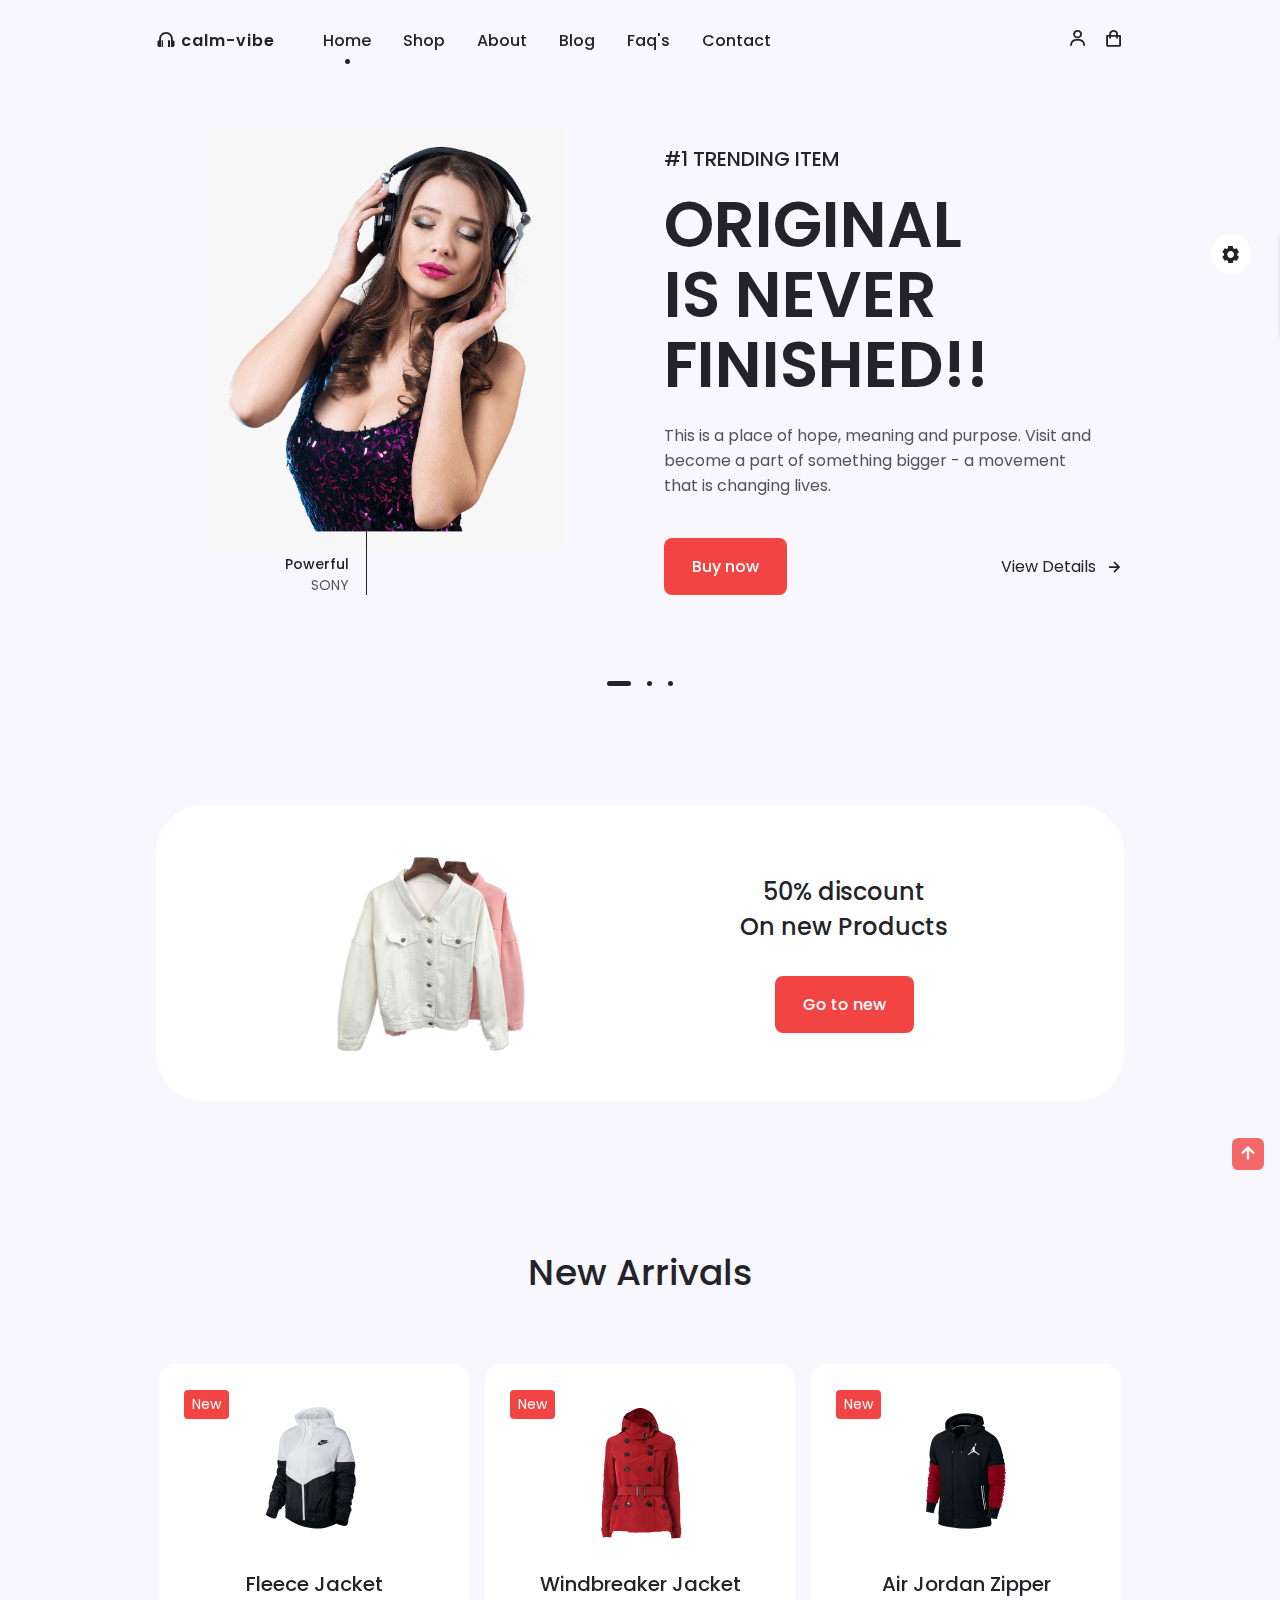
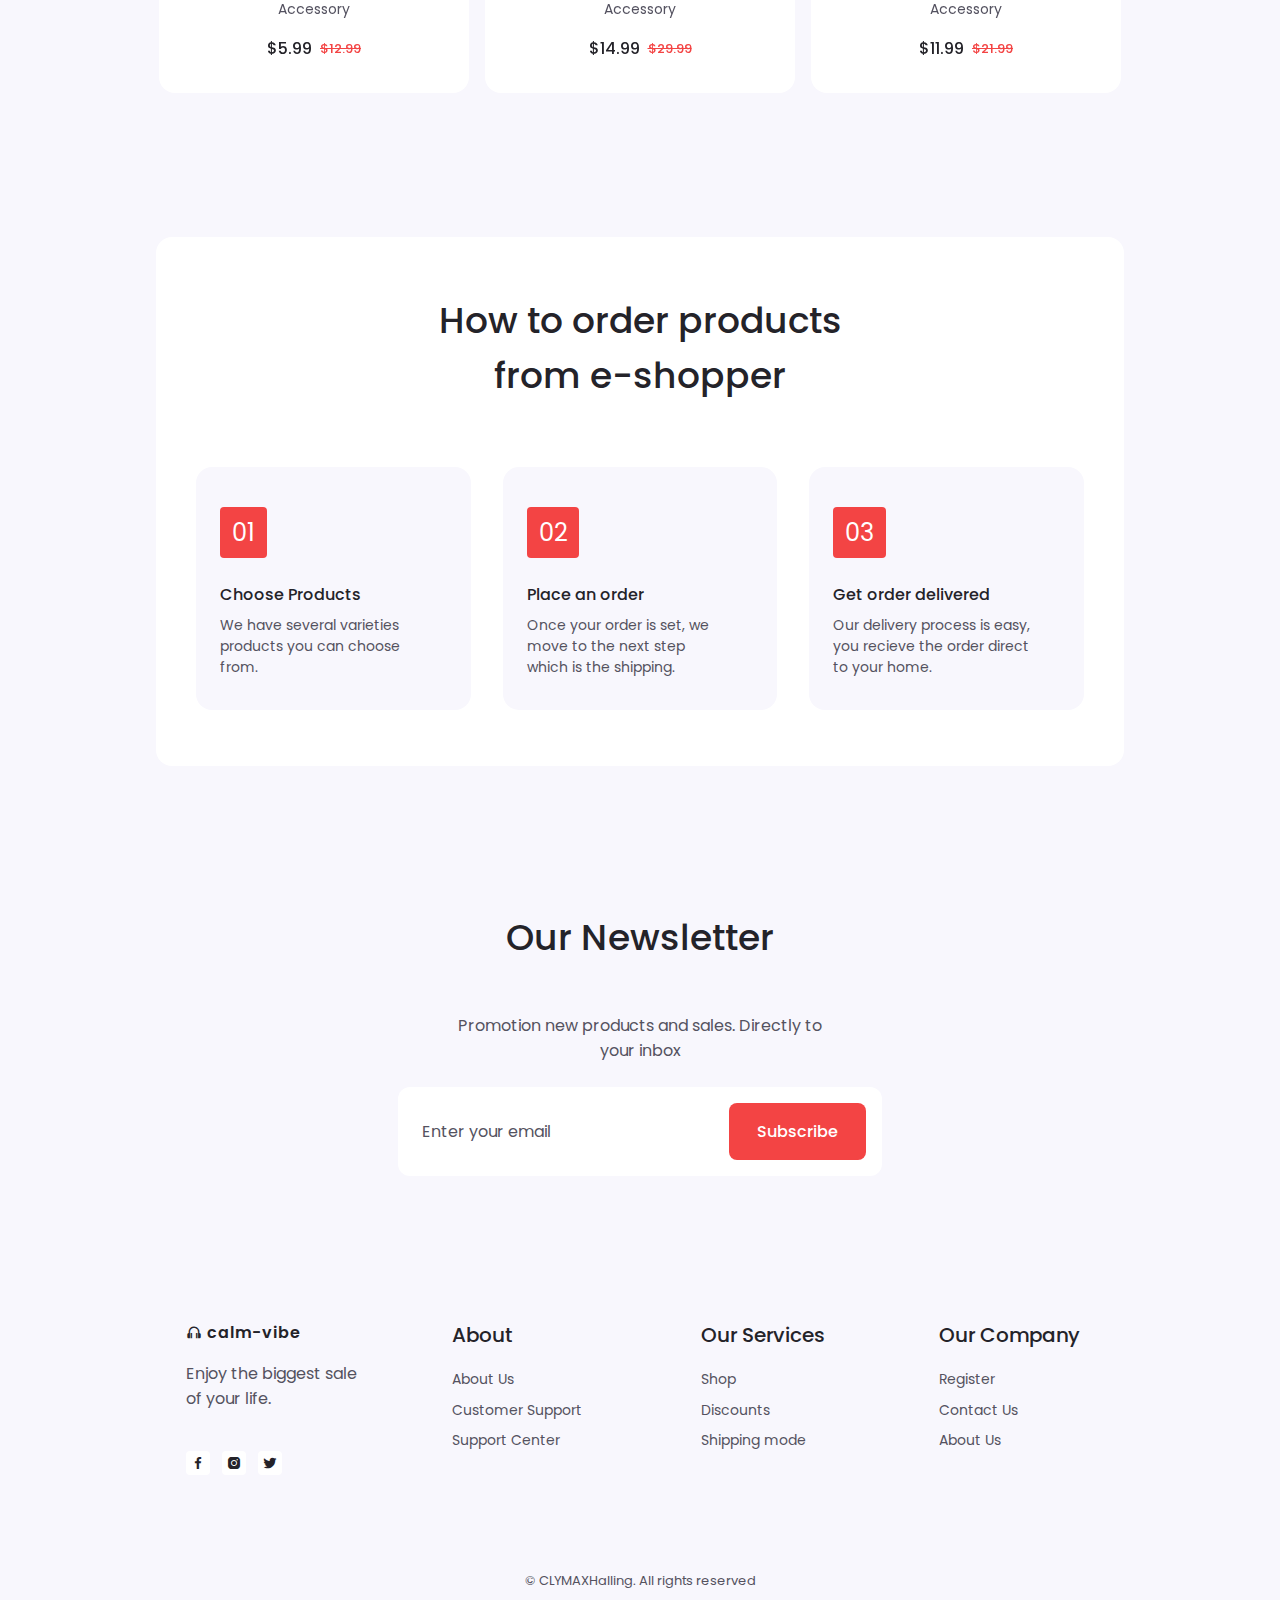
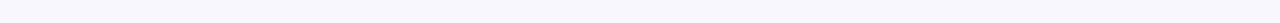
<file: index.html>
<!DOCTYPE html>
<html lang="en">
<head>
    <meta charset="UTF-8">
    <meta http-equiv="X-UA-Compatible" content="IE=edge">
    <meta name="viewport" content="width=device-width, initial-scale=1.0">

    <!-------------- BOXICONS -------------->
    <link rel="stylesheet" href="https://cdn.jsdelivr.net/npm/boxicons@latest/css/boxicons.min.css">

    <!-------------- SWIPER CSS -------------->
    <link rel="stylesheet" href="assets/css/swiper-bundle.min.css">

    <!-------------- CSS -------------->
    <link rel="stylesheet" href="assets/css/style.css">
    <link rel="stylesheet" class="js-color-style" href="assets/css/colors/color-1.css">

    <title>Home</title>
</head>
<body>
    <!------------- HEADER -------------->
    <header class="header" id="header">
        <nav class="nav container">
            <a href="index.html" class="nav__logo">
                <i class="bx bx-headphone nav__logo-icon"></i>calm-vibe
            </a>

            <div class="nav__menu" id="nav-menu">
                <ul class="nav__list">
                    <li class="nav__item">
                        <a href="index.html" class="nav__link active-link">Home</a>
                    </li>
                    
                    <li class="nav__item">
                        <a href="shop.html" class="nav__link">Shop</a>
                    </li>
                    
                    <li class="nav__item">
                        <a href="about.html" class="nav__link">About</a>
                    </li>
                    
                    <li class="nav__item">
                        <a href="blog.html" class="nav__link">Blog</a>
                    </li>
                    
                    <li class="nav__item">
                        <a href="faq.html" class="nav__link">Faq's</a>
                    </li>
                    
                    <li class="nav__item">
                        <a href="contact.html" class="nav__link">Contact</a>
                    </li>
                </ul>

                <div class="nav__close" id="nav-close">
                    <i class="bx bx-x"></i>
                </div>
            </div>

            <div class="nav__btns">
                <div class="login__toggle" id="login-button">
                    <i class="bx bx-user"></i>
                </div>
                
                <div class="nav__shop" id="cart-shop">
                    <i class="bx bx-shopping-bag"></i>
                </div>
                
                <div class="nav__toggle" id="nav-toggle">
                    <i class="bx bx-grid-alt"></i>
                </div>
            </div>
        </nav>
    </header>

    <!-------------- CART -------------->
    <div class="cart" id="cart">
        <i class="bx bx-x cart__close" id="cart-close"></i>

        <h2 class="cart__title-center">My Cart</h2>

        <div class="cart__container">
            <article class="cart__card">
                <div class="cart__box">
                    <img src="assets/img/cart-1.png" alt="" class="cart__img">
                </div>

                <div class="cart__details">
                    <h3 class="cart__title">Windbreaker</h3>
                    <span class="cart__price">$12</span>

                    <div class="cart__amount">
                        <div class="cart__amount-content">
                            <span class="cart__amount-box">
                                <i class="bx bx-minus"></i>
                            </span>

                            <span class="cart__amount-number">1</span>

                            <span class="cart__amount-box">
                                <i class="bx bx-plus"></i>
                            </span>
                        </div>

                        <i class="bx bx-trash-alt cart__amount-trash"></i>
                    </div>
                </div>
            </article>

            <article class="cart__card">
                <div class="cart__box">
                    <img src="assets/img/cart-2.png" alt="" class="cart__img">
                </div>

                <div class="cart__details">
                    <h3 class="cart__title">Cardigan Hoodie</h3>
                    <span class="cart__price">$16</span>

                    <div class="cart__amount">
                        <div class="cart__amount-content">
                            <span class="cart__amount-box">
                                <i class="bx bx-minus"></i>
                            </span>

                            <span class="cart__amount-number">1</span>

                            <span class="cart__amount-box">
                                <i class="bx bx-plus"></i>
                            </span>
                        </div>

                        <i class="bx bx-trash-alt cart__amount-trash"></i>
                    </div>
                </div>
            </article>

            <article class="cart__card">
                <div class="cart__box">
                    <img src="assets/img/cart-3.png" alt="" class="cart__img">
                </div>

                <div class="cart__details">
                    <h3 class="cart__title">Cartoon</h3>
                    <span class="cart__price">$10</span>

                    <div class="cart__amount">
                        <div class="cart__amount-content">
                            <span class="cart__amount-box">
                                <i class="bx bx-minus"></i>
                            </span>

                            <span class="cart__amount-number">1</span>

                            <span class="cart__amount-box">
                                <i class="bx bx-plus"></i>
                            </span>
                        </div>

                        <i class="bx bx-trash-alt cart__amount-trash"></i>
                    </div>
                </div>
            </article>
        </div>

        <div class="cart__prices">
            <span class="cart__prices-item">3 item</span>
            <span class="cart__prices-total">$38</span>
        </div>
    </div>

    <!-------------- LOGIN -------------->
    <div class="login" id="login">
        <i class="bx bx-x login__close" id="login-close"></i>

        <h2 class="login__title-center">Login</h2>

        <form action="" class="login__form grid">
            <div class="login__content">
                <label for="" class="login__label">Email</label>
                <input type="email" class="login__input">
            </div>

            <div class="login__content">
                <label for="" class="login__label">Password</label>
                <input type="password" class="login__input">
            </div>

            <div>
                <a href="#" class="button">Sign in</a>
            </div>

            <div>
                <p class="signup">Not a member..? <a href="registration.html">Sign up now</a></p>
            </div>
        </form>
    </div>

    <!-------------- MAIN -------------->
    <main class="main">
        <!-------------- HOME -------------->
        <section class="home container">
            <div class="swiper home-swiper">
                <div class="swiper-wrapper">
                    <!-- Home Swiper 1-->
                    <section class="swiper-slide">
                        <div class="home__content grid">
                            <div class="home__group">
                                <img src="assets/img/slide-2.2.webp" alt="" class="home__img">
                                <div class="home__indicator"></div>

                                <div class="home__details-img">
                                    <h4 class="home__details-title">Powerful</h4>
                                    <span class="home__details-subtitle">SONY</span>
                                </div>
                            </div>

                            <div class="home__data">
                                <h3 class="home__subtitle">#1 TRENDING ITEM</h3>
                                <h1 class="home__title">ORIGINAL <br> IS NEVER <br> FINISHED!!</h1>
                                <p class="home__description">This is a place of hope, meaning and purpose. Visit
                                and become a part of something bigger - a movement that is changing lives.</p>

                                <div class="home__buttons">
                                    <a href="details.html" class="button">Buy now</a>
                                    <a href="details.html" class="button--link button--flex">View Details <i
                                    class="bx bx-right-arrow-alt button__icon"></i></a>
                                </div>
                            </div>
                        </div>
                    </section>

                    <!-- Home Swiper 2-->
                    <section class="swiper-slide">
                        <div class="home__content grid">
                            <div class="home__group">
                                <img src="assets/img/slide-3.3.jpg" alt="" class="home__img">
                                <div class="home__indicator"></div>

                                <div class="home__details-img">
                                    <h4 class="home__details-title">Newestly</h4>
                                    <span class="home__details-subtitle">APPLE-PRO</span>
                                </div>
                            </div>

                            <div class="home__data">
                                <h3 class="home__subtitle">#2 top best duo</h3>
                                <h1 class="home__title">FALL <br> WINTER <br> 2024</h1>
                                <p class="home__description">A specialis label creating luxury essentials.
                                Ethically crafted with an unwavering commitment to exceptional quality. </p>

                                <div class="home__buttons">
                                    <a href="details.html" class="button">Buy now</a>
                                    <a href="details.html" class="button--link button--flex">View Details <i
                                    class="bx bx-right-arrow-alt button__icon"></i></a>
                                </div>
                            </div>
                        </div>
                    </section>

                     <!-- Home Swiper 3-->
                     <section class="swiper-slide">
                        <div class="home__content grid">
                            <div class="home__group">
                                <img src="assets/img/slide-1.png" alt="" class="home__img">
                                <div class="home__indicator"></div>

                                <div class="home__details-img">
                                    <h4 class="home__details-title">Jurry</h4>
                                    <span class="home__details-subtitle">Zipper</span>
                                </div>
                            </div>

                            <div class="home__data">
                                <h3 class="home__subtitle">#2 TRENDING ITEM</h3>
                                <h1 class="home__title">SALE 20% <br> OFF ON <br> EVERYTHING</h1>
                                <p class="home__description">A specialis label creating luxury essentials.
                                Ethically crafted with an unwavering commitment to exceptional quality. </p>

                                <div class="home__buttons">
                                    <a href="details.html" class="button">Buy now</a>
                                    <a href="details.html" class="button--link button--flex">View Details <i
                                    class="bx bx-right-arrow-alt button__icon"></i></a>
                                </div>
                            </div>
                        </div>
                    </section>
                </div>

                <div class="swiper-pagination"></div>
            </div>
        </section>

        <!-------------- DISCOUNT -------------->
        <section class="discount section">
            <div class="discount__container container grid">
                <img src="assets/img/discount.png" alt="" class="discount__img">

                <div class="discount__data">
                    <h2 class="discount__title">50% discount <br> On new Products</h2>
                    <a href="#" class="button">Go to new</a>
                </div>
            </div>
        </section>

        <!-------------- NEW ARRIVALS -------------->
        <section class="new section">
            <h2 class="section__title">New Arrivals</h2>

            <div class="new__container container">
                <div class="swiper new-swiper">
                    <div class="swiper-wrapper">
                        <!--NEW CONTENT 1-->
                        <div class="new__content swiper-slide">
                            <div class="new__tag">New</div>
                            <img src="assets/img/new-1.png" alt="" class="new__img">
                            <h3 class="new__title">Windbreaker Jacket</h3>
                            <span class="new__subtitle">Accessory</span>

                            <div class="new__prices">
                                <span class="new__price">$14.99</span>
                                <span class="new__discount">$29.99</span>
                            </div>

                            <a href="details.html" class="button new__button">
                                <i class="bx bx-cart-alt new__icon"></i>
                            </a>
                        </div>
                        <!--NEW CONTENT 2-->
                        <div class="new__content swiper-slide">
                            <div class="new__tag">New</div>
                            <img src="assets/img/new-2.png" alt="" class="new__img">
                            <h3 class="new__title">Air Jordan Zipper</h3>
                            <span class="new__subtitle">Accessory</span>

                            <div class="new__prices">
                                <span class="new__price">$11.99</span>
                                <span class="new__discount">$21.99</span>
                            </div>

                            <a href="details.html" class="button new__button">
                                <i class="bx bx-cart-alt new__icon"></i>
                            </a>
                        </div>
                        <!--NEW CONTENT 3-->
                        <div class="new__content swiper-slide">
                            <div class="new__tag">New</div>
                            <img src="assets/img/new-3.png" alt="" class="new__img">
                            <h3 class="new__title">Fur Jacket</h3>
                            <span class="new__subtitle">Accessory</span>

                            <div class="new__prices">
                                <span class="new__price">$4.99</span>
                                <span class="new__discount">$9.99</span>
                            </div>

                            <a href="details.html" class="button new__button">
                                <i class="bx bx-cart-alt new__icon"></i>
                            </a>
                        </div>
                        <!--NEW CONTENT 4-->
                        <div class="new__content swiper-slide">
                            <div class="new__tag">New</div>
                            <img src="assets/img/new-4.png" alt="" class="new__img">
                            <h3 class="new__title">Fleece Jacket</h3>
                            <span class="new__subtitle">Accessory</span>

                            <div class="new__prices">
                                <span class="new__price">$24.99</span>
                                <span class="new__discount">$44.99</span>
                            </div>

                            <a href="details.html" class="button new__button">
                                <i class="bx bx-cart-alt new__icon"></i>
                            </a>
                        </div>
                        <!--NEW CONTENT 5-->
                        <div class="new__content swiper-slide">
                            <div class="new__tag">New</div>
                            <img src="assets/img/new-5.png" alt="" class="new__img">
                            <h3 class="new__title">Nike Hoodie</h3>
                            <span class="new__subtitle">Accessory</span>

                            <div class="new__prices">
                                <span class="new__price">$7.99</span>
                                <span class="new__discount">$14.99</span>
                            </div>

                            <a href="details.html" class="button new__button">
                                <i class="bx bx-cart-alt new__icon"></i>
                            </a>
                        </div>
                        <!--NEW CONTENT 6-->
                        <div class="new__content swiper-slide">
                            <div class="new__tag">New</div>
                            <img src="assets/img/new-6.png" alt="" class="new__img">
                            <h3 class="new__title">Fleece Jacket</h3>
                            <span class="new__subtitle">Accessory</span>

                            <div class="new__prices">
                                <span class="new__price">$5.99</span>
                                <span class="new__discount">$12.99</span>
                            </div>

                            <a href="details.html" class="button new__button">
                                <i class="bx bx-cart-alt new__icon"></i>
                            </a>
                        </div>
                    </div>
                </div>
            </div>
        </section>

        <!-------------- STEPS -------------->
        <section class="steps section container">
            <div class="steps__bg">
                <h2 class="section__title">How to order products <br> from e-shopper</h2>

                <div class="steps__container grid">
                    <!-- STEP CARD 1-->
                    <div class="steps__card">
                        <div class="steps__card-number">01</div>
                        <h3 class="steps__card-title">Choose Products</h3>
                        <p class="steps__card-description">
                            We have several varieties products you can choose from.
                        </p>
                    </div>
                    <!-- STEP CARD 2-->
                    <div class="steps__card">
                        <div class="steps__card-number">02</div>
                        <h3 class="steps__card-title">Place an order</h3>
                        <p class="steps__card-description">
                            Once your order is set, we move to the next step which is the shipping.
                        </p>
                    </div>
                    <!-- STEP CARD 3-->
                    <div class="steps__card">
                        <div class="steps__card-number">03</div>
                        <h3 class="steps__card-title">Get order delivered</h3>
                        <p class="steps__card-description">
                            Our delivery process is easy, you recieve the order direct to your home.
                        </p>
                    </div>
                </div>
            </div>
        </section>

        <!-------------- NEWSLETTER -------------->
        <section class="newsletter section">
            <div class="newsletter__container container">
                <h2 class="section__title">Our Newsletter</h2>
                <p class="newsletter__description">
                    Promotion new products and sales. Directly to your inbox
                </p>

                <form action="" class="newsletter__form">
                    <input type="text" placeholder="Enter your email" class="newsletter__input">
                    <button class="button">Subscribe</button>
                </form>
            </div>
        </section>
    </main>

    <!--=============== FOOTER ===============-->
    <footer class="footer section">
        <div class="footer__container container grid">
            <!-- FOOTER CONTENT 1-->
            <div class="footer__content">
                <a href="#" class="footer__logo">
                    <i class="bx bx bx-headphone footer__logo-icon"></i>calm-vibe
                </a>

                <p class="footer__description">Enjoy the biggest sale <br> of your life.</p>

                <div class="footer__social">
                    <a href="#" class="footer__social-link"><i class="bx bxl-facebook"></i></a>
                    <a href="#" class="footer__social-link"><i class="bx bxl-instagram-alt"></i></a>
                    <a href="#" class="footer__social-link"><i class="bx bxl-twitter"></i></a>
                </div>
            </div>
            <!-- FOOTER CONTENT 2-->
            <div class="footer__content">
                <h3 class="footer__title">About</h3>

                <ul class="footer__links">
                    <li><a href="about.html" class="footer__link">About Us</a></li>
                    <li><a href="#" class="footer__link">Customer Support</a></li>
                    <li><a href="#" class="footer__link">Support Center</a></li>
                </ul>
            </div>
            <!-- FOOTER CONTENT 3-->
            <div class="footer__content">
                <h3 class="footer__title">Our Services</h3>

                <ul class="footer__links">
                    <li><a href="shop.html" class="footer__link">Shop</a></li>
                    <li><a href="#" class="footer__link">Discounts</a></li>
                    <li><a href="#" class="footer__link">Shipping mode</a></li>
                </ul>
            </div>
            <!-- FOOTER CONTENT 4-->
            <div class="footer__content">
                <h3 class="footer__title">Our Company</h3>

                <ul class="footer__links">
                    <li><a href="registration.html" class="footer__link">Register</a></li>
                    <li><a href="contact.html" class="footer__link">Contact Us</a></li>
                    <li><a href="about.html" class="footer__link">About Us</a></li>
                </ul>
            </div>
        </div>

        <span class="footer__copy">&#169; CLYMAXHalling. All rights reserved</span>
    </footer>

    <!--=============== SCROLL UP ===============-->
    <a href="#" class="scrollup" id="scroll-up">
        <i class="bx bx-up-arrow-alt scrollup__icon"></i>
    </a>

    <!--=============== STYLE SWITCHER ===============-->
    <div class="style__switcher">
        <div class="style__switcher-toggler s__icon">
            <i class="bx bxs-cog bx-spin"></i>
        </div>

        <h4>Theme Colors</h4>

        <div class="theme__colors js-theme-colors">
            <button type="button" data-js-theme-color="color-1" class="js-theme-color-item theme__button 
            color-1"><i class="bx bx-check"></i></button>
            <button type="button" data-js-theme-color="color-2" class="js-theme-color-item theme__button 
            color-2"><i class="bx bx-check"></i></button>
            <button type="button" data-js-theme-color="color-3" class="js-theme-color-item theme__button 
            color-3"><i class="bx bx-check"></i></button>
            <button type="button" data-js-theme-color="color-4" class="js-theme-color-item theme__button 
            color-4"><i class="bx bx-check"></i></button>
            <button type="button" data-js-theme-color="color-5" class="js-theme-color-item theme__button 
            color-5"><i class="bx bx-check"></i></button>
        </div>
    </div>

    <!--=============== SWIPER JS ===============-->
    <script src="assets/js/swiper-bundle.min.js"></script>

    <!--=============== JS ===============-->
    <script src="assets/js/main.js"></script>
</body>
</html>
</file>
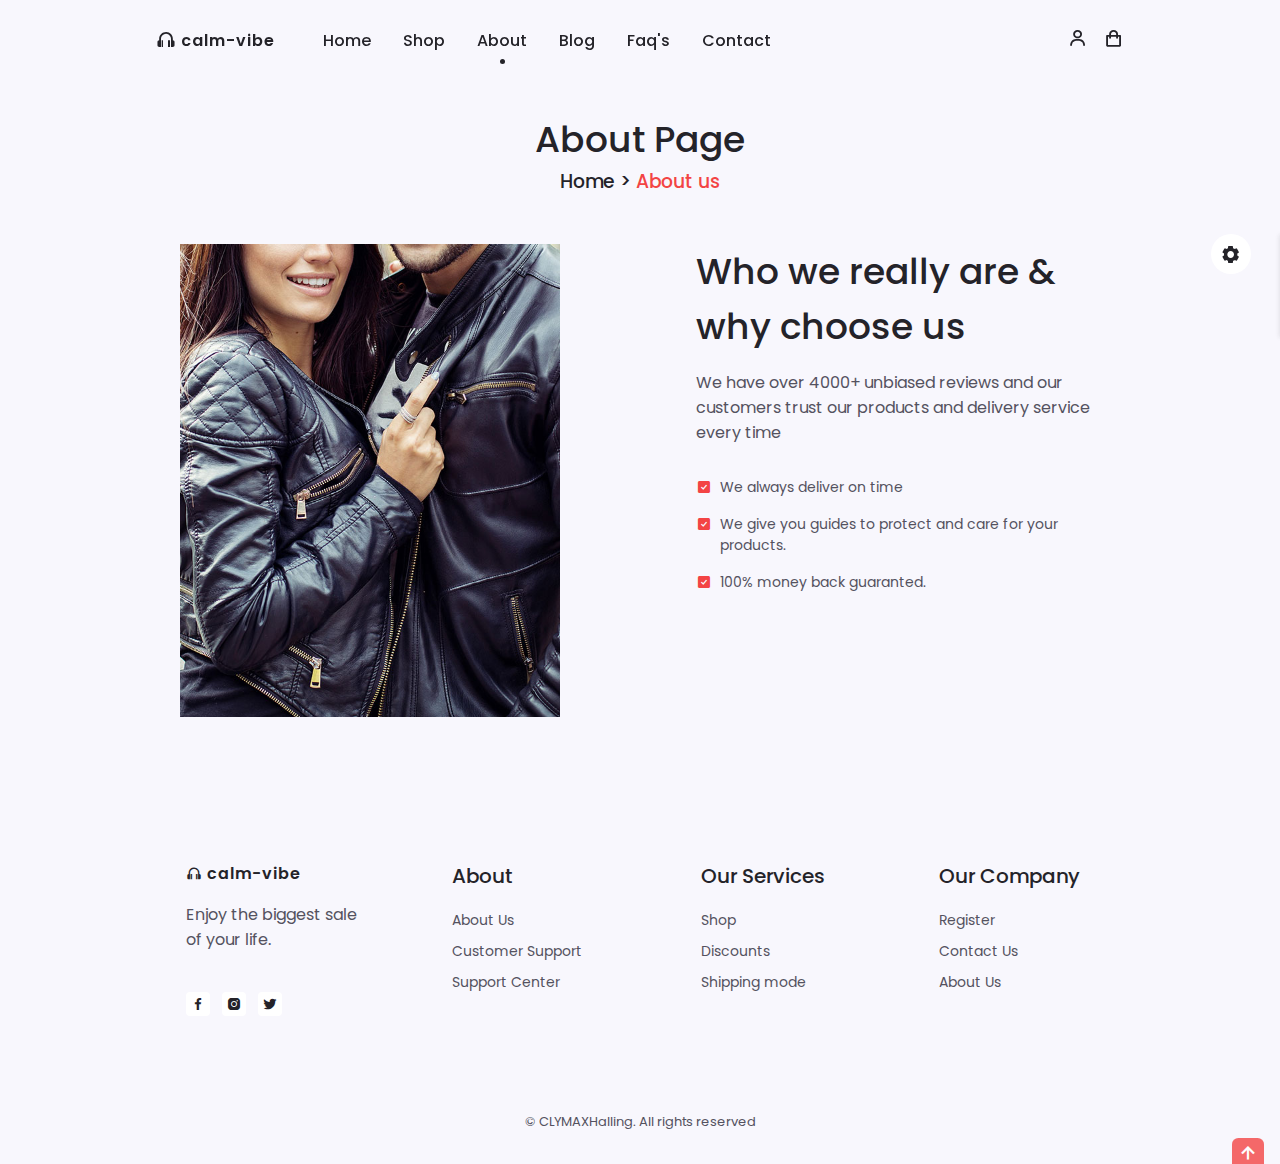
<file: about.html>
<!DOCTYPE html>
<html lang="en">
<head>
    <meta charset="UTF-8">
    <meta http-equiv="X-UA-Compatible" content="IE=edge">
    <meta name="viewport" content="width=device-width, initial-scale=1.0">

    <!--=============== BOXICONS ===============-->
    <link rel="stylesheet" href="https://cdn.jsdelivr.net/npm/boxicons@latest/css/boxicons.min.css">

    <!--=============== SWIPER CSS ===============-->
    <link rel="stylesheet" href="assets/css/swiper-bundle.min.css">

    <!--=============== CSS ===============-->
    <link rel="stylesheet" href="assets/css/style.css">
    <link rel="stylesheet" class="js-color-style" href="assets/css/colors/color-1.css">

    <title>About</title>
</head>
<body>
    <!--=============== HEADER ===============-->
    <header class="header" id="header">
        <nav class="nav container">
            <a href="index.html" class="nav__logo">
                <i class="bx bx-headphone nav__logo-icon"></i>calm-vibe
            </a>

            <div class="nav__menu" id="nav-menu">
                <ul class="nav__list">
                    <li class="nav__item">
                        <a href="index.html" class="nav__link">Home</a>
                    </li>
                    
                    <li class="nav__item">
                        <a href="shop.html" class="nav__link">Shop</a>
                    </li>
                    
                    <li class="nav__item">
                        <a href="about.html" class="nav__link active-link">About</a>
                    </li>
                    
                    <li class="nav__item">
                        <a href="blog.html" class="nav__link">Blog</a>
                    </li>
                    
                    <li class="nav__item">
                        <a href="faq.html" class="nav__link">Faq's</a>
                    </li>
                    
                    <li class="nav__item">
                        <a href="contact.html" class="nav__link">Contact</a>
                    </li>
                </ul>

                <div class="nav__close" id="nav-close">
                    <i class="bx bx-x"></i>
                </div>
            </div>

            <div class="nav__btns">
                <div class="login__toggle" id="login-button">
                    <i class="bx bx-user"></i>
                </div>
                
                <div class="nav__shop" id="cart-shop">
                    <i class="bx bx-shopping-bag"></i>
                </div>
                
                <div class="nav__toggle" id="nav-toggle">
                    <i class="bx bx-grid-alt"></i>
                </div>
            </div>
        </nav>
    </header>

    <!--=============== CART ===============-->
    <div class="cart" id="cart">
        <i class="bx bx-x cart__close" id="cart-close"></i>

        <h2 class="cart__title-center">My Cart</h2>

        <div class="cart__container">
            <article class="cart__card">
                <div class="cart__box">
                    <img src="assets/img/cart-1.png" alt="" class="cart__img">
                </div>

                <div class="cart__details">
                    <h3 class="cart__title">Windbreaker</h3>
                    <span class="cart__price">$12</span>

                    <div class="cart__amount">
                        <div class="cart__amount-content">
                            <span class="cart__amount-box">
                                <i class="bx bx-minus"></i>
                            </span>

                            <span class="cart__amount-number">1</span>

                            <span class="cart__amount-box">
                                <i class="bx bx-plus"></i>
                            </span>
                        </div>

                        <i class="bx bx-trash-alt cart__amount-trash"></i>
                    </div>
                </div>
            </article>

            <article class="cart__card">
                <div class="cart__box">
                    <img src="assets/img/cart-2.png" alt="" class="cart__img">
                </div>

                <div class="cart__details">
                    <h3 class="cart__title">Cardigan Hoodie</h3>
                    <span class="cart__price">$16</span>

                    <div class="cart__amount">
                        <div class="cart__amount-content">
                            <span class="cart__amount-box">
                                <i class="bx bx-minus"></i>
                            </span>

                            <span class="cart__amount-number">1</span>

                            <span class="cart__amount-box">
                                <i class="bx bx-plus"></i>
                            </span>
                        </div>

                        <i class="bx bx-trash-alt cart__amount-trash"></i>
                    </div>
                </div>
            </article>

            <article class="cart__card">
                <div class="cart__box">
                    <img src="assets/img/cart-3.png" alt="" class="cart__img">
                </div>

                <div class="cart__details">
                    <h3 class="cart__title">Cartoon</h3>
                    <span class="cart__price">$10</span>

                    <div class="cart__amount">
                        <div class="cart__amount-content">
                            <span class="cart__amount-box">
                                <i class="bx bx-minus"></i>
                            </span>

                            <span class="cart__amount-number">1</span>

                            <span class="cart__amount-box">
                                <i class="bx bx-plus"></i>
                            </span>
                        </div>

                        <i class="bx bx-trash-alt cart__amount-trash"></i>
                    </div>
                </div>
            </article>
        </div>

        <div class="cart__prices">
            <span class="cart__prices-item">3 item</span>
            <span class="cart__prices-total">$38</span>
        </div>
    </div>

    <!--=============== LOGIN ===============-->
    <div class="login" id="login">
        <i class="bx bx-x login__close" id="login-close"></i>

        <h2 class="login__title-center">Login</h2>

        <form action="" class="login__form grid">
            <div class="login__content">
                <label for="" class="login__label">Email</label>
                <input type="email" class="login__input">
            </div>

            <div class="login__content">
                <label for="" class="login__label">Password</label>
                <input type="password" class="login__input">
            </div>

            <div>
                <a href="#" class="button">Sign in</a>
            </div>

            <div>
                <p class="signup">Not a member..? <a href="registration.html">Sign up now</a></p>
            </div>
        </form>
    </div>

    <!--=============== MAIN ===============-->
    <main class="main">
        <!--=============== ABOUT ===============-->
        <section class="about section container">
            <h2 class="breadcrumb__title">About Page</h2>
            <h3 class="breadcrumb__subtitle">Home > <span>About us</span></h3>

            <div class="about__container grid">
                <img src="assets/img/about-img.jpg" alt="" class="about__img">

                <div class="about__data">
                    <h2 class="section__title about__title">
                        Who we really are & <br> why choose us
                    </h2>

                    <p class="about__description">
                        We have over 4000+ unbiased reviews and our customers trust our products and delivery
                        service every time
                    </p>
                    <div class="about__details">
                        <p class="about__details-description">
                            <i class="bx bxs-check-square about__details-icon"></i>
                            We always deliver on time
                        </p>
                        <p class="about__details-description">
                            <i class="bx bxs-check-square about__details-icon"></i>
                            We give you guides to protect and care for your products.
                        </p>
                        <p class="about__details-description">
                            <i class="bx bxs-check-square about__details-icon"></i>
                            100% money back guaranted.
                        </p>
                    </div>
                </div>
            </div>
        </section>
    </main>

    <!--=============== FOOTER ===============-->
    <footer class="footer section">
        <div class="footer__container container grid">
            <!-- FOOTER CONTENT 1-->
            <div class="footer__content">
                <a href="#" class="footer__logo">
                    <i class="bx bx bx-headphone footer__logo-icon"></i>calm-vibe
                </a>

                <p class="footer__description">Enjoy the biggest sale <br> of your life.</p>

                <div class="footer__social">
                    <a href="#" class="footer__social-link"><i class="bx bxl-facebook"></i></a>
                    <a href="#" class="footer__social-link"><i class="bx bxl-instagram-alt"></i></a>
                    <a href="#" class="footer__social-link"><i class="bx bxl-twitter"></i></a>
                </div>
            </div>
            <!-- FOOTER CONTENT 2-->
            <div class="footer__content">
                <h3 class="footer__title">About</h3>

                <ul class="footer__links">
                    <li><a href="about.html" class="footer__link">About Us</a></li>
                    <li><a href="#" class="footer__link">Customer Support</a></li>
                    <li><a href="#" class="footer__link">Support Center</a></li>
                </ul>
            </div>
            <!-- FOOTER CONTENT 3-->
            <div class="footer__content">
                <h3 class="footer__title">Our Services</h3>

                <ul class="footer__links">
                    <li><a href="shop.html" class="footer__link">Shop</a></li>
                    <li><a href="#" class="footer__link">Discounts</a></li>
                    <li><a href="#" class="footer__link">Shipping mode</a></li>
                </ul>
            </div>
            <!-- FOOTER CONTENT 4-->
            <div class="footer__content">
                <h3 class="footer__title">Our Company</h3>

                <ul class="footer__links">
                    <li><a href="#" class="footer__link">Register</a></li>
                    <li><a href="contact.html" class="footer__link">Contact Us</a></li>
                    <li><a href="about.html" class="footer__link">About Us</a></li>
                </ul>
            </div>
        </div>

        <span class="footer__copy">&#169; CLYMAXHalling. All rights reserved</span>
    </footer>

    <!--=============== SCROLL UP ===============-->
    <a href="#" class="scrollup" id="scroll-up">
        <i class="bx bx-up-arrow-alt scrollup__icon"></i>
    </a>

    <!--=============== STYLE SWITCHER ===============-->
    <div class="style__switcher">
        <div class="style__switcher-toggler s__icon">
            <i class="bx bxs-cog bx-spin"></i>
        </div>

        <h4>Theme Colors</h4>

        <div class="theme__colors js-theme-colors">
            <button type="button" data-js-theme-color="color-1" class="js-theme-color-item theme__button 
            color-1"><i class="bx bx-check"></i></button>
            <button type="button" data-js-theme-color="color-2" class="js-theme-color-item theme__button 
            color-2"><i class="bx bx-check"></i></button>
            <button type="button" data-js-theme-color="color-3" class="js-theme-color-item theme__button 
            color-3"><i class="bx bx-check"></i></button>
            <button type="button" data-js-theme-color="color-4" class="js-theme-color-item theme__button 
            color-4"><i class="bx bx-check"></i></button>
            <button type="button" data-js-theme-color="color-5" class="js-theme-color-item theme__button 
            color-5"><i class="bx bx-check"></i></button>
        </div>
    </div>
    
    <!--=============== SWIPER JS ===============-->
    <script src="assets/js/swiper-bundle.min.js"></script>

    <!--=============== JS ===============-->
    <script src="assets/js/main.js"></script>
</body>
</html>
</file>
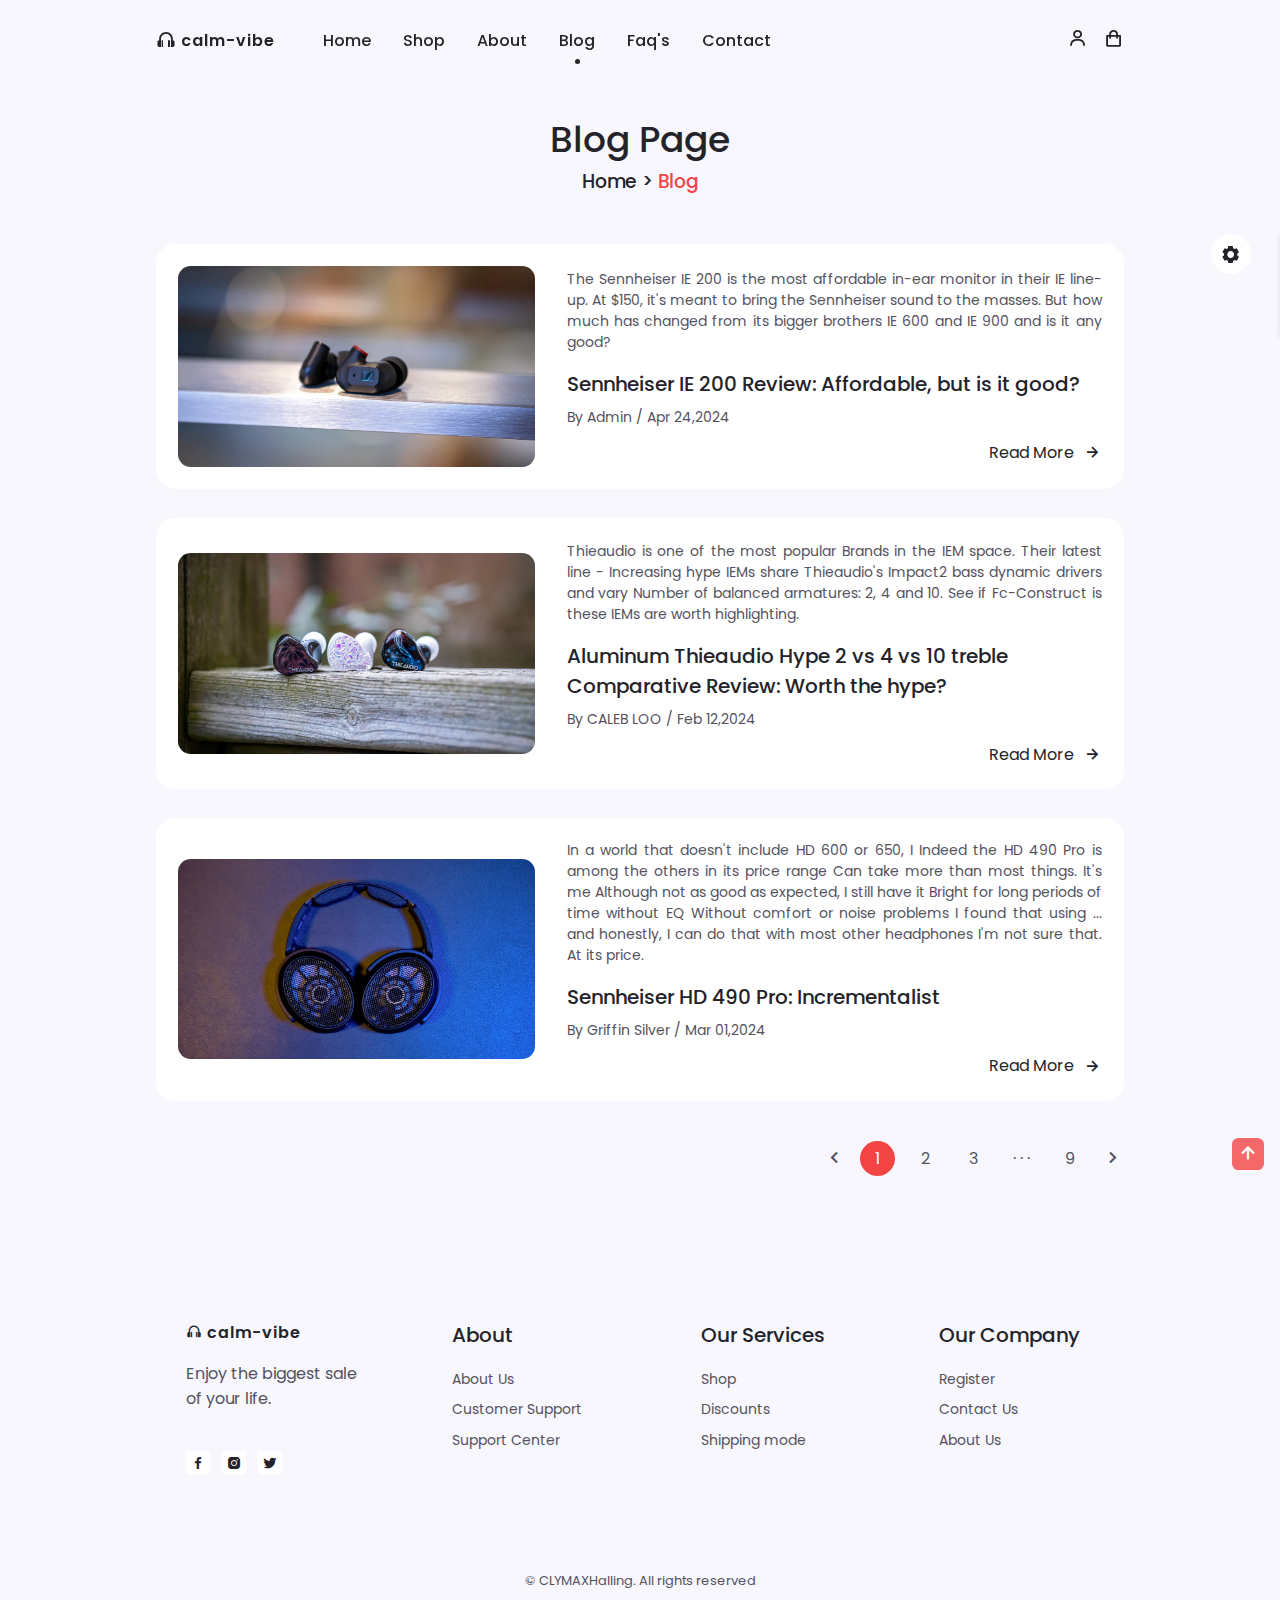
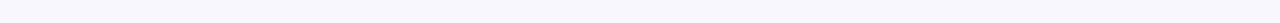
<file: blog.html>
<!DOCTYPE html>
<html lang="en">
<head>
    <meta charset="UTF-8">
    <meta http-equiv="X-UA-Compatible" content="IE=edge">
    <meta name="viewport" content="width=device-width, initial-scale=1.0">

    <!--=============== BOXICONS ===============-->
    <link rel="stylesheet" href="https://cdn.jsdelivr.net/npm/boxicons@latest/css/boxicons.min.css">

    <!--=============== SWIPER CSS ===============-->
    <link rel="stylesheet" href="assets/css/swiper-bundle.min.css">

    <!--=============== CSS ===============-->
    <link rel="stylesheet" href="assets/css/style.css">
    <link rel="stylesheet" class="js-color-style" href="assets/css/colors/color-1.css">

    <title>Blog</title>
</head>
<body>
    <!--=============== HEADER ===============-->
    <header class="header" id="header">
        <nav class="nav container">
            <a href="index.html" class="nav__logo">
                <i class="bx bx-headphone nav__logo-icon"></i>calm-vibe
            </a>

            <div class="nav__menu" id="nav-menu">
                <ul class="nav__list">
                    <li class="nav__item">
                        <a href="index.html" class="nav__link">Home</a>
                    </li>
                    
                    <li class="nav__item">
                        <a href="shop.html" class="nav__link">Shop</a>
                    </li>
                    
                    <li class="nav__item">
                        <a href="about.html" class="nav__link">About</a>
                    </li>
                    
                    <li class="nav__item">
                        <a href="blog.html" class="nav__link active-link">Blog</a>
                    </li>
                    
                    <li class="nav__item">
                        <a href="faq.html" class="nav__link">Faq's</a>
                    </li>
                    
                    <li class="nav__item">
                        <a href="contact.html" class="nav__link">Contact</a>
                    </li>
                </ul>

                <div class="nav__close" id="nav-close">
                    <i class="bx bx-x"></i>
                </div>
            </div>

            <div class="nav__btns">
                <div class="login__toggle" id="login-button">
                    <i class="bx bx-user"></i>
                </div>
                
                <div class="nav__shop" id="cart-shop">
                    <i class="bx bx-shopping-bag"></i>
                </div>
                
                <div class="nav__toggle" id="nav-toggle">
                    <i class="bx bx-grid-alt"></i>
                </div>
            </div>
        </nav>
    </header>

    <!--=============== CART ===============-->
    <div class="cart" id="cart">
        <i class="bx bx-x cart__close" id="cart-close"></i>

        <h2 class="cart__title-center">My Cart</h2>

        <div class="cart__container">
            <article class="cart__card">
                <div class="cart__box">
                    <img src="assets/img/cart-1.png" alt="" class="cart__img">
                </div>

                <div class="cart__details">
                    <h3 class="cart__title">Windbreaker</h3>
                    <span class="cart__price">$12</span>

                    <div class="cart__amount">
                        <div class="cart__amount-content">
                            <span class="cart__amount-box">
                                <i class="bx bx-minus"></i>
                            </span>

                            <span class="cart__amount-number">1</span>

                            <span class="cart__amount-box">
                                <i class="bx bx-plus"></i>
                            </span>
                        </div>

                        <i class="bx bx-trash-alt cart__amount-trash"></i>
                    </div>
                </div>
            </article>

            <article class="cart__card">
                <div class="cart__box">
                    <img src="assets/img/cart-2.png" alt="" class="cart__img">
                </div>

                <div class="cart__details">
                    <h3 class="cart__title">Cardigan Hoodie</h3>
                    <span class="cart__price">$16</span>

                    <div class="cart__amount">
                        <div class="cart__amount-content">
                            <span class="cart__amount-box">
                                <i class="bx bx-minus"></i>
                            </span>

                            <span class="cart__amount-number">1</span>

                            <span class="cart__amount-box">
                                <i class="bx bx-plus"></i>
                            </span>
                        </div>

                        <i class="bx bx-trash-alt cart__amount-trash"></i>
                    </div>
                </div>
            </article>

            <article class="cart__card">
                <div class="cart__box">
                    <img src="assets/img/cart-3.png" alt="" class="cart__img">
                </div>

                <div class="cart__details">
                    <h3 class="cart__title">Cartoon</h3>
                    <span class="cart__price">$10</span>

                    <div class="cart__amount">
                        <div class="cart__amount-content">
                            <span class="cart__amount-box">
                                <i class="bx bx-minus"></i>
                            </span>

                            <span class="cart__amount-number">1</span>

                            <span class="cart__amount-box">
                                <i class="bx bx-plus"></i>
                            </span>
                        </div>

                        <i class="bx bx-trash-alt cart__amount-trash"></i>
                    </div>
                </div>
            </article>
        </div>

        <div class="cart__prices">
            <span class="cart__prices-item">3 item</span>
            <span class="cart__prices-total">$38</span>
        </div>
    </div>

    <!--=============== LOGIN ===============-->
    <div class="login" id="login">
        <i class="bx bx-x login__close" id="login-close"></i>

        <h2 class="login__title-center">Login</h2>

        <form action="" class="login__form grid">
            <div class="login__content">
                <label for="" class="login__label">Email</label>
                <input type="email" class="login__input">
            </div>

            <div class="login__content">
                <label for="" class="login__label">Password</label>
                <input type="password" class="login__input">
            </div>

            <div>
                <a href="#" class="button">Sign in</a>
            </div>

            <div>
                <p class="signup">Not a member..? <a href="registration.html">Sign up now</a></p>
            </div>
        </form>
    </div>

    <!--=============== MAIN ===============-->
    <main class="main">
        <!--=============== BLOG ===============-->
        <section class="blog section container">
            <h2 class="breadcrumb__title">Blog Page</h2>
            <h3 class="breadcrumb__subtitle">Home > <span>Blog</span></h3>

            <div class="blog__container grid">
                <div class="blog__post grid">
                    <img src="assets/img/blog-1.1.webp" alt="" class="blog__img">

                    <div class="blog__info">
                        <p class="blog__details">The Sennheiser IE 200 is the most affordable in-ear monitor in their IE line-up. At $150,
                         it's meant to bring the Sennheiser sound to the masses. But how much has changed from its bigger brothers IE 600 and IE 900 and is it any good?</p>
                        <h3 class="blog__title">Sennheiser IE 200 Review: Affordable, but is it good?</h3>
                        <p class="blog__date">By Admin / Apr 24,2024</p>
                        <div class="read__more">
                            <a href="https://headphones.com/blogs/reviews/sennheiser-ie-200-review-its-affordable-but-is-it-good" class="button--link button--flex">Read More <i class="bx 
                            bx-right-arrow-alt button__icon"></i></a>
                        </div>
                    </div>
                </div>

                <div class="blog__post grid">
                    <img src="assets/img/blog-2.2.webp" alt="" class="blog__img">

                    <div class="blog__info">
                        <p class="blog__details">Thieaudio is one of the most popular
                            Brands in the IEM space. Their latest line -
                            Increasing hype IEMs share Thieaudio's Impact2
                            bass dynamic drivers and vary
                            Number of balanced armatures: 2, 4 and 10.
                            See if Fc-Construct is these
                            IEMs are worth highlighting.</p>
                        <h3 class="blog__title">Aluminum Thieaudio Hype 2 vs 4 vs 10 treble
                            Comparative Review:
                            Worth the hype?</h3>
                        <p class="blog__date">By CALEB LOO / Feb 12,2024</p>
                        <div class="read__more">
                            <a href="https://headphones.com/blogs/reviews/thieaudio-hype-2-vs-4-vs-10-triple-comparison-review-worth-the-hype" class="button--link button--flex">Read More <i class="bx 
                            bx-right-arrow-alt button__icon"></i></a>
                        </div>
                    </div>
                </div>

                <div class="blog__post grid">
                    <img src="assets/img/blog-3.3.webp" alt="" class="blog__img">

                    <div class="blog__info">
                        <p class="blog__details">In a world that doesn't include HD 600 or 650, I
                            Indeed the HD 490 Pro is among the others in its price range
                            Can take more than most things. It's me
                            Although not as good as expected, I still have it
                            Bright for long periods of time without EQ
                            Without comfort or noise problems
                            I found that using ... and honestly,
                            I can do that with most other headphones
                            I'm not sure that. At its price.</p>
                        <h3 class="blog__title">Sennheiser HD 490 Pro:
                            Incrementalist</h3>
                        <p class="blog__date">By Griffin Silver / Mar 01,2024</p>
                        <div class="read__more">
                            <a href="https://headphones.com/blogs/reviews/sennheiser-hd-490-pro-incrementalist" class="button--link button--flex">Read More <i class="bx 
                            bx-right-arrow-alt button__icon"></i></a>
                        </div>
                    </div>
                </div>
            </div>

            <div class="pagination">
                <i class="bx bx-chevron-left pagination__icon"></i>

                <span class="current">1</span>
                <span>2</span>
                <span>3</span>
                <span>&middot; &middot; &middot;</span>
                <span>9</span>

                <i class="bx bx-chevron-right pagination__icon"></i>
            </div>
        </section>
    </main>

    <!--=============== FOOTER ===============-->
    <footer class="footer section">
        <div class="footer__container container grid">
            <!-- FOOTER CONTENT 1-->
            <div class="footer__content">
                <a href="#" class="footer__logo">
                    <i class="bx bx bx-headphone footer__logo-icon"></i>calm-vibe
                </a>

                <p class="footer__description">Enjoy the biggest sale <br> of your life.</p>

                <div class="footer__social">
                    <a href="#" class="footer__social-link"><i class="bx bxl-facebook"></i></a>
                    <a href="#" class="footer__social-link"><i class="bx bxl-instagram-alt"></i></a>
                    <a href="#" class="footer__social-link"><i class="bx bxl-twitter"></i></a>
                </div>
            </div>
            <!-- FOOTER CONTENT 2-->
            <div class="footer__content">
                <h3 class="footer__title">About</h3>

                <ul class="footer__links">
                    <li><a href="about.html" class="footer__link">About Us</a></li>
                    <li><a href="#" class="footer__link">Customer Support</a></li>
                    <li><a href="#" class="footer__link">Support Center</a></li>
                </ul>
            </div>
            <!-- FOOTER CONTENT 3-->
            <div class="footer__content">
                <h3 class="footer__title">Our Services</h3>

                <ul class="footer__links">
                    <li><a href="shop.html" class="footer__link">Shop</a></li>
                    <li><a href="#" class="footer__link">Discounts</a></li>
                    <li><a href="#" class="footer__link">Shipping mode</a></li>
                </ul>
            </div>
            <!-- FOOTER CONTENT 4-->
            <div class="footer__content">
                <h3 class="footer__title">Our Company</h3>

                <ul class="footer__links">
                    <li><a href="#" class="footer__link">Register</a></li>
                    <li><a href="contact.html" class="footer__link">Contact Us</a></li>
                    <li><a href="about.html" class="footer__link">About Us</a></li>
                </ul>
            </div>
        </div>

        <span class="footer__copy">&#169; CLYMAXHalling. All rights reserved</span>
    </footer>

    <!--=============== SCROLL UP ===============-->
    <a href="#" class="scrollup" id="scroll-up">
        <i class="bx bx-up-arrow-alt scrollup__icon"></i>
    </a>
    <!--=============== STYLE SWITCHER ===============-->
    <div class="style__switcher">
        <div class="style__switcher-toggler s__icon">
            <i class="bx bxs-cog bx-spin"></i>
        </div>

        <h4>Theme Colors</h4>

        <div class="theme__colors js-theme-colors">
            <button type="button" data-js-theme-color="color-1" class="js-theme-color-item theme__button 
            color-1"><i class="bx bx-check"></i></button>
            <button type="button" data-js-theme-color="color-2" class="js-theme-color-item theme__button 
            color-2"><i class="bx bx-check"></i></button>
            <button type="button" data-js-theme-color="color-3" class="js-theme-color-item theme__button 
            color-3"><i class="bx bx-check"></i></button>
            <button type="button" data-js-theme-color="color-4" class="js-theme-color-item theme__button 
            color-4"><i class="bx bx-check"></i></button>
            <button type="button" data-js-theme-color="color-5" class="js-theme-color-item theme__button 
            color-5"><i class="bx bx-check"></i></button>
        </div>
    </div>
    
    <!--=============== SWIPER JS ===============-->
    <script src="assets/js/swiper-bundle.min.js"></script>

    <!--=============== JS ===============-->
    <script src="assets/js/main.js"></script>
</body>
</html>
</file>
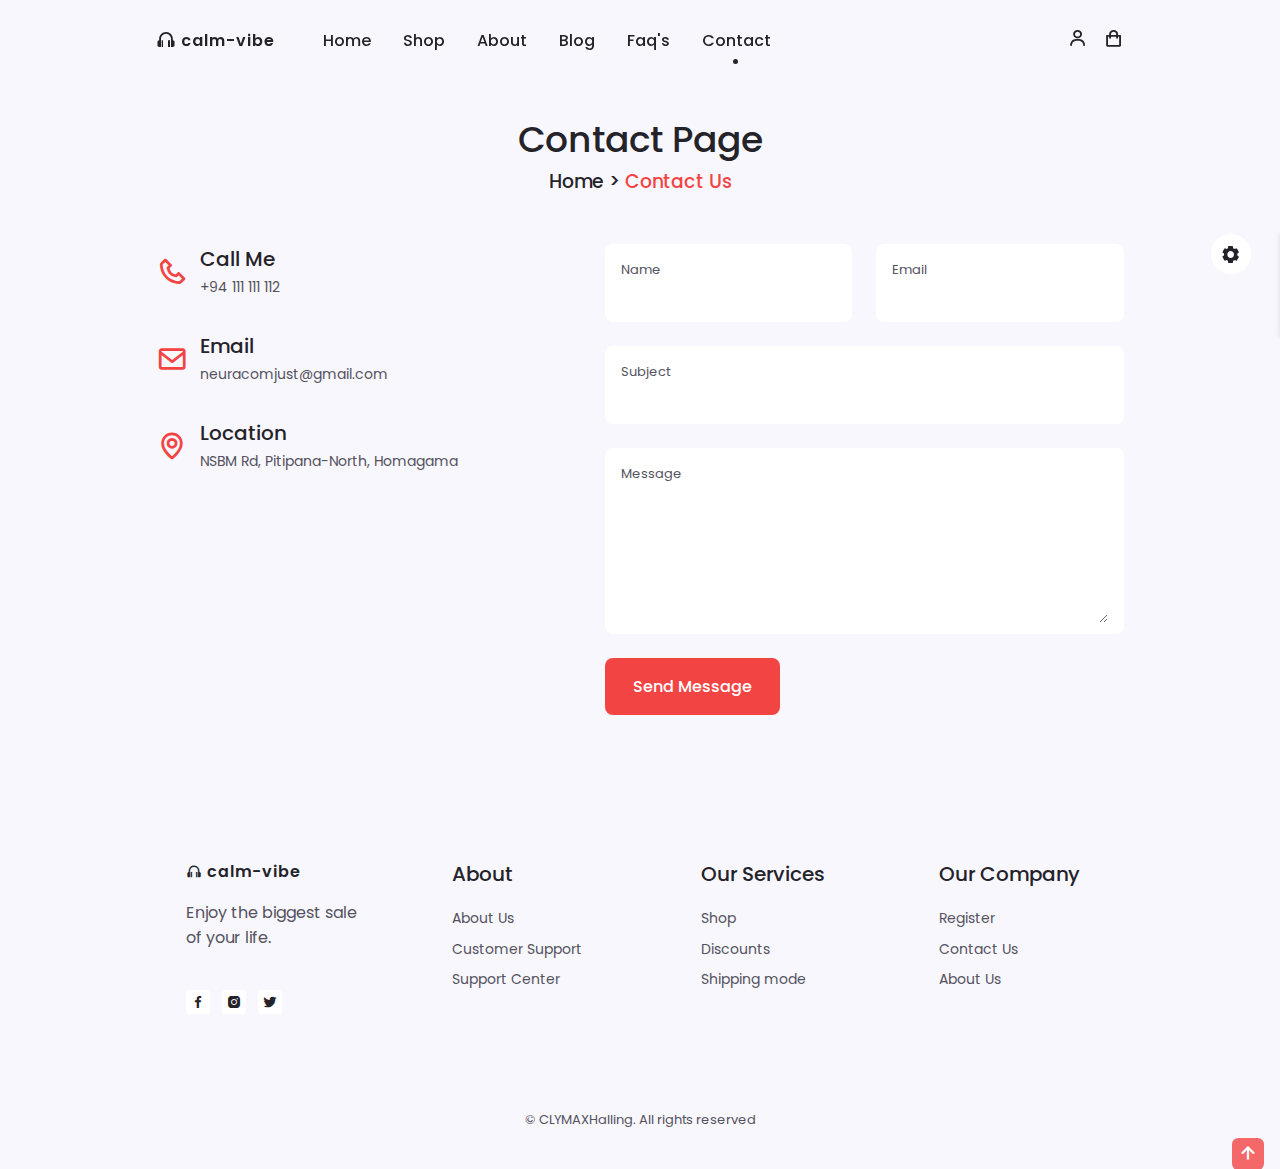
<file: contact.html>
<!DOCTYPE html>
<html lang="en">
<head>
    <meta charset="UTF-8">
    <meta http-equiv="X-UA-Compatible" content="IE=edge">
    <meta name="viewport" content="width=device-width, initial-scale=1.0">

    <!--=============== BOXICONS ===============-->
    <link rel="stylesheet" href="https://cdn.jsdelivr.net/npm/boxicons@latest/css/boxicons.min.css">

    <!--=============== SWIPER CSS ===============-->
    <link rel="stylesheet" href="assets/css/swiper-bundle.min.css">

    <!--=============== CSS ===============-->
    <link rel="stylesheet" href="assets/css/style.css">
    <link rel="stylesheet" class="js-color-style" href="assets/css/colors/color-1.css">

    <title>Contact</title>
</head>
<body>
    <!--=============== HEADER ===============-->
    <header class="header" id="header">
        <nav class="nav container">
            <a href="index.html" class="nav__logo">
                <i class="bx bx-headphone nav__logo-icon"></i>calm-vibe
            </a>

            <div class="nav__menu" id="nav-menu">
                <ul class="nav__list">
                    <li class="nav__item">
                        <a href="index.html" class="nav__link">Home</a>
                    </li>
                    
                    <li class="nav__item">
                        <a href="shop.html" class="nav__link">Shop</a>
                    </li>
                    
                    <li class="nav__item">
                        <a href="about.html" class="nav__link">About</a>
                    </li>
                    
                    <li class="nav__item">
                        <a href="blog.html" class="nav__link">Blog</a>
                    </li>
                    
                    <li class="nav__item">
                        <a href="faq.html" class="nav__link">Faq's</a>
                    </li>
                    
                    <li class="nav__item">
                        <a href="contact.html" class="nav__link active-link">Contact</a>
                    </li>
                </ul>

                <div class="nav__close" id="nav-close">
                    <i class="bx bx-x"></i>
                </div>
            </div>

            <div class="nav__btns">
                <div class="login__toggle" id="login-button">
                    <i class="bx bx-user"></i>
                </div>
                
                <div class="nav__shop" id="cart-shop">
                    <i class="bx bx-shopping-bag"></i>
                </div>
                
                <div class="nav__toggle" id="nav-toggle">
                    <i class="bx bx-grid-alt"></i>
                </div>
            </div>
        </nav>
    </header>

    <!--=============== CART ===============-->
    <div class="cart" id="cart">
        <i class="bx bx-x cart__close" id="cart-close"></i>

        <h2 class="cart__title-center">My Cart</h2>

        <div class="cart__container">
            <article class="cart__card">
                <div class="cart__box">
                    <img src="assets/img/cart-1.png" alt="" class="cart__img">
                </div>

                <div class="cart__details">
                    <h3 class="cart__title">Windbreaker</h3>
                    <span class="cart__price">$12</span>

                    <div class="cart__amount">
                        <div class="cart__amount-content">
                            <span class="cart__amount-box">
                                <i class="bx bx-minus"></i>
                            </span>

                            <span class="cart__amount-number">1</span>

                            <span class="cart__amount-box">
                                <i class="bx bx-plus"></i>
                            </span>
                        </div>

                        <i class="bx bx-trash-alt cart__amount-trash"></i>
                    </div>
                </div>
            </article>

            <article class="cart__card">
                <div class="cart__box">
                    <img src="assets/img/cart-2.png" alt="" class="cart__img">
                </div>

                <div class="cart__details">
                    <h3 class="cart__title">Cardigan Hoodie</h3>
                    <span class="cart__price">$16</span>

                    <div class="cart__amount">
                        <div class="cart__amount-content">
                            <span class="cart__amount-box">
                                <i class="bx bx-minus"></i>
                            </span>

                            <span class="cart__amount-number">1</span>

                            <span class="cart__amount-box">
                                <i class="bx bx-plus"></i>
                            </span>
                        </div>

                        <i class="bx bx-trash-alt cart__amount-trash"></i>
                    </div>
                </div>
            </article>

            <article class="cart__card">
                <div class="cart__box">
                    <img src="assets/img/cart-3.png" alt="" class="cart__img">
                </div>

                <div class="cart__details">
                    <h3 class="cart__title">Cartoon</h3>
                    <span class="cart__price">$10</span>

                    <div class="cart__amount">
                        <div class="cart__amount-content">
                            <span class="cart__amount-box">
                                <i class="bx bx-minus"></i>
                            </span>

                            <span class="cart__amount-number">1</span>

                            <span class="cart__amount-box">
                                <i class="bx bx-plus"></i>
                            </span>
                        </div>

                        <i class="bx bx-trash-alt cart__amount-trash"></i>
                    </div>
                </div>
            </article>
        </div>

        <div class="cart__prices">
            <span class="cart__prices-item">3 item</span>
            <span class="cart__prices-total">$38</span>
        </div>
    </div>

    <!--=============== LOGIN ===============-->
    <div class="login" id="login">
        <i class="bx bx-x login__close" id="login-close"></i>

        <h2 class="login__title-center">Login</h2>

        <form action="" class="login__form grid">
            <div class="login__content">
                <label for="" class="login__label">Email</label>
                <input type="email" class="login__input">
            </div>

            <div class="login__content">
                <label for="" class="login__label">Password</label>
                <input type="password" class="login__input">
            </div>

            <div>
                <a href="#" class="button">Sign in</a>
            </div>

            <div>
                <p class="signup">Not a member..? <a href="registration.html">Sign up now</a></p>
            </div>
        </form>
    </div>

    <!--=============== MAIN ===============-->
    <main class="main">
        <!--=============== CONTACT US ===============-->
        <section class="contact section container">
            <h2 class="breadcrumb__title">Contact Page</h2>
            <h3 class="breadcrumb__subtitle">Home > <span>Contact Us</span></h3>

            <div class="contact__container grid">
                <div>
                    <div class="contact__information">
                        <i class="bx bx-phone contact__icon"></i>
                        <div>
                            <h3 class="contact__title">Call Me</h3>
                            <span class="contact__subtitle">+94 111 111 112</span>
                        </div>
                    </div>

                    <div class="contact__information">
                        <i class="bx bx-envelope contact__icon"></i>
                        <div>
                            <h3 class="contact__title">Email</h3>
                            <span class="contact__subtitle">neuracomjust@gmail.com</span>
                        </div>
                    </div>

                    <div class="contact__information">
                        <i class="bx bx-map contact__icon"></i>
                        <div>
                            <h3 class="contact__title">Location</h3>
                            <span class="contact__subtitle">NSBM Rd, Pitipana-North, Homagama</span>
                        </div>
                    </div>
                </div>

                <form action="" class="contact__form grid">
                    <div class="contact__inputs grid">
                        <div class="contact__content">
                            <label for="" class="contact__label">Name</label>
                            <input type="text" class="contact__input">
                        </div>
                        <div class="contact__content">
                            <label for="" class="contact__label">Email</label>
                            <input type="email" class="contact__input">
                        </div>
                    </div>

                    
                    <div class="contact__content">
                        <label for="" class="contact__label">Subject</label>
                        <input type="text" class="contact__input">
                    </div>

                    <div class="contact__content">
                        <label for="" class="contact__label">Message</label>
                        <textarea name="" id="" cols="0" rows="7" class="contact__input"></textarea>
                    </div>

                    <div>
                        <a href="#" class="button">Send Message</a>
                    </div>
                </form>
            </div>
        </section>
    </main>

    <!--=============== FOOTER ===============-->
    <footer class="footer section">
        <div class="footer__container container grid">
            <!-- FOOTER CONTENT 1-->
            <div class="footer__content">
                <a href="#" class="footer__logo">
                    <i class="bx bx bx-headphone footer__logo-icon"></i>calm-vibe
                </a>

                <p class="footer__description">Enjoy the biggest sale <br> of your life.</p>

                <div class="footer__social">
                    <a href="#" class="footer__social-link"><i class="bx bxl-facebook"></i></a>
                    <a href="#" class="footer__social-link"><i class="bx bxl-instagram-alt"></i></a>
                    <a href="#" class="footer__social-link"><i class="bx bxl-twitter"></i></a>
                </div>
            </div>
            <!-- FOOTER CONTENT 2-->
            <div class="footer__content">
                <h3 class="footer__title">About</h3>

                <ul class="footer__links">
                    <li><a href="about.html" class="footer__link">About Us</a></li>
                    <li><a href="#" class="footer__link">Customer Support</a></li>
                    <li><a href="#" class="footer__link">Support Center</a></li>
                </ul>
            </div>
            <!-- FOOTER CONTENT 3-->
            <div class="footer__content">
                <h3 class="footer__title">Our Services</h3>

                <ul class="footer__links">
                    <li><a href="shop.html" class="footer__link">Shop</a></li>
                    <li><a href="#" class="footer__link">Discounts</a></li>
                    <li><a href="#" class="footer__link">Shipping mode</a></li>
                </ul>
            </div>
            <!-- FOOTER CONTENT 4-->
            <div class="footer__content">
                <h3 class="footer__title">Our Company</h3>

                <ul class="footer__links">
                    <li><a href="#" class="footer__link">Register</a></li>
                    <li><a href="contact.html" class="footer__link">Contact Us</a></li>
                    <li><a href="about.html" class="footer__link">About Us</a></li>
                </ul>
            </div>
        </div>

        <span class="footer__copy">&#169; CLYMAXHalling. All rights reserved</span>
    </footer>

    <!--=============== SCROLL UP ===============-->
    <a href="#" class="scrollup" id="scroll-up">
        <i class="bx bx-up-arrow-alt scrollup__icon"></i>
    </a>
    <!--=============== STYLE SWITCHER ===============-->
    <div class="style__switcher">
        <div class="style__switcher-toggler s__icon">
            <i class="bx bxs-cog bx-spin"></i>
        </div>

        <h4>Theme Colors</h4>

        <div class="theme__colors js-theme-colors">
            <button type="button" data-js-theme-color="color-1" class="js-theme-color-item theme__button 
            color-1"><i class="bx bx-check"></i></button>
            <button type="button" data-js-theme-color="color-2" class="js-theme-color-item theme__button 
            color-2"><i class="bx bx-check"></i></button>
            <button type="button" data-js-theme-color="color-3" class="js-theme-color-item theme__button 
            color-3"><i class="bx bx-check"></i></button>
            <button type="button" data-js-theme-color="color-4" class="js-theme-color-item theme__button 
            color-4"><i class="bx bx-check"></i></button>
            <button type="button" data-js-theme-color="color-5" class="js-theme-color-item theme__button 
            color-5"><i class="bx bx-check"></i></button>
        </div>
    </div>
    
    <!--=============== SWIPER JS ===============-->
    <script src="assets/js/swiper-bundle.min.js"></script>

    <!--=============== JS ===============-->
    <script src="assets/js/main.js"></script>
</body>
</html>
</file>
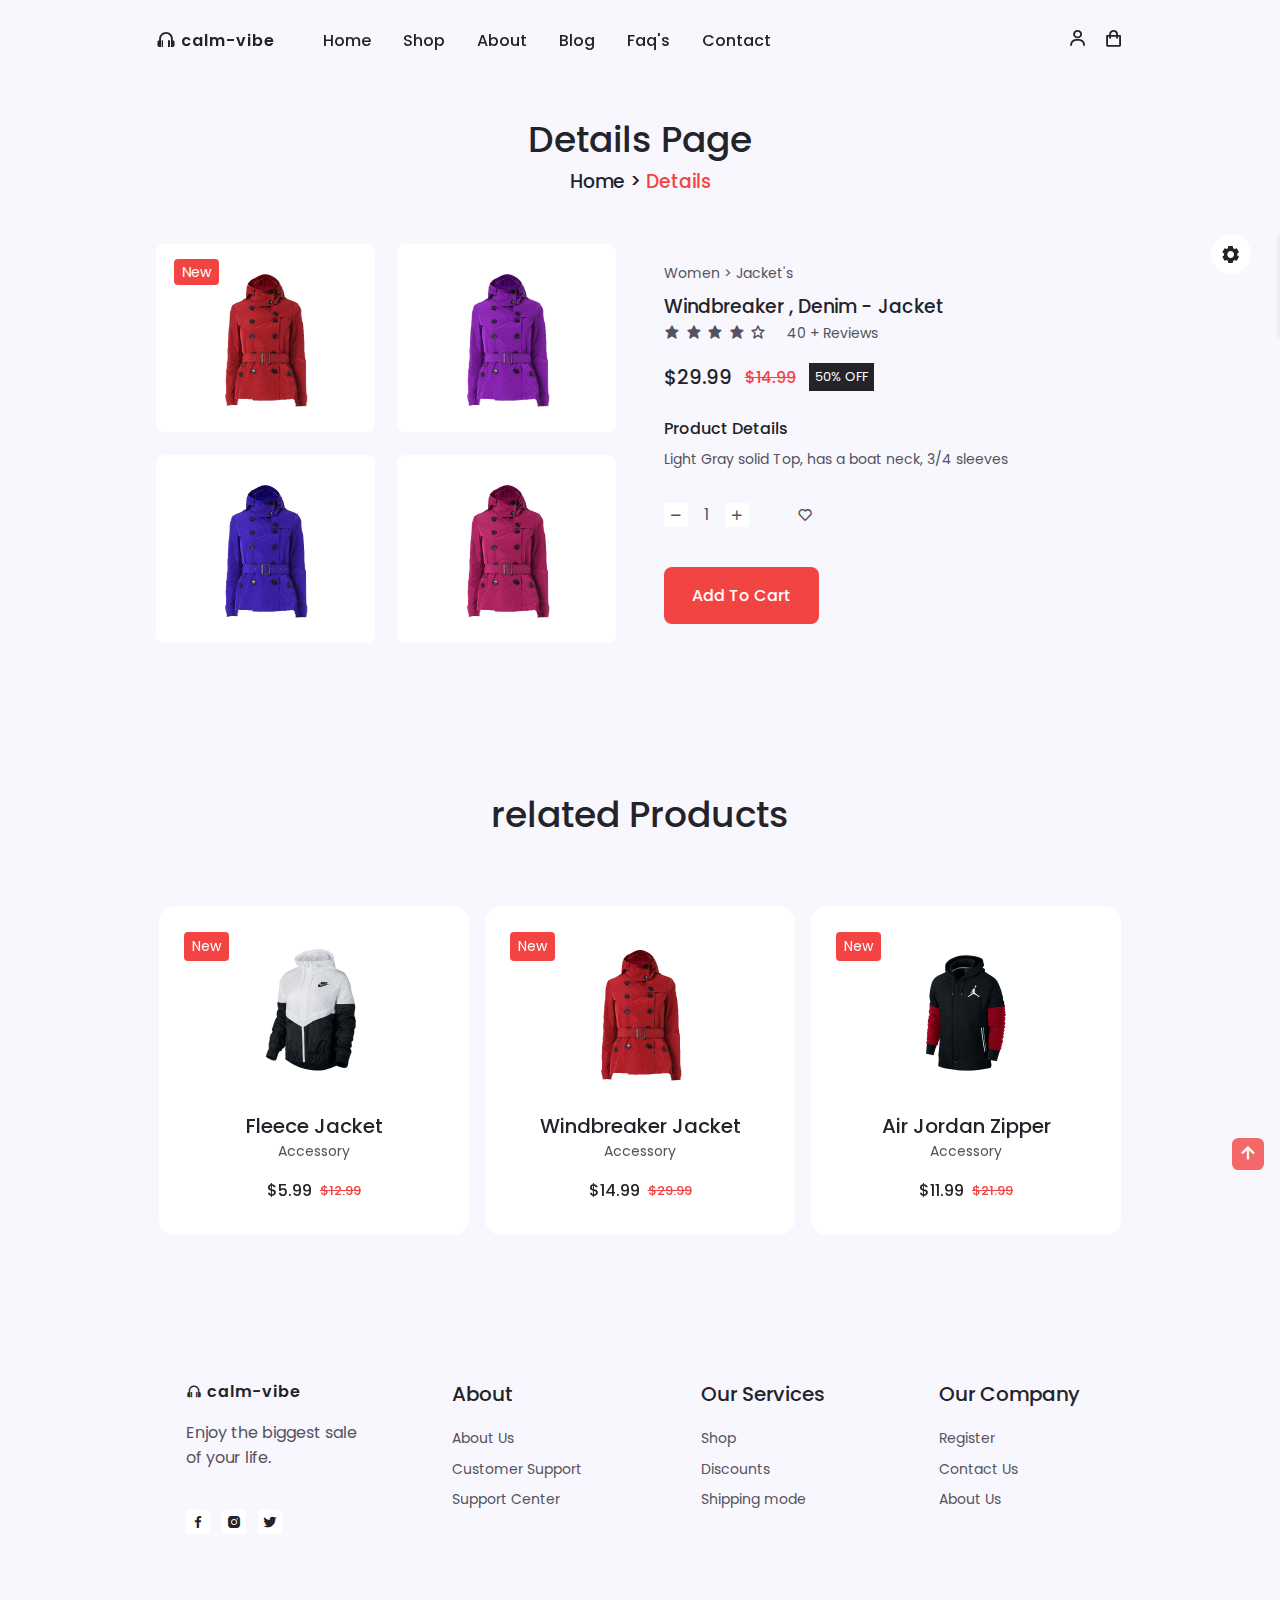
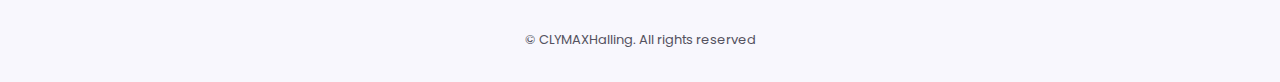
<file: details.html>
<!DOCTYPE html>
<html lang="en">
<head>
    <meta charset="UTF-8">
    <meta http-equiv="X-UA-Compatible" content="IE=edge">
    <meta name="viewport" content="width=device-width, initial-scale=1.0">

    <!--=============== BOXICONS ===============-->
    <link rel="stylesheet" href="https://cdn.jsdelivr.net/npm/boxicons@latest/css/boxicons.min.css">

    <!--=============== SWIPER CSS ===============-->
    <link rel="stylesheet" href="assets/css/swiper-bundle.min.css">

    <!--=============== CSS ===============-->
    <link rel="stylesheet" href="assets/css/style.css">
    <link rel="stylesheet" class="js-color-style" href="assets/css/colors/color-1.css">

    <title>Details</title>
</head>
<body>
    <!--=============== HEADER ===============-->
    <header class="header" id="header">
        <nav class="nav container">
            <a href="index.html" class="nav__logo">
                <i class="bx bx-headphone nav__logo-icon"></i>calm-vibe
            </a>

            <div class="nav__menu" id="nav-menu">
                <ul class="nav__list">
                    <li class="nav__item">
                        <a href="index.html" class="nav__link">Home</a>
                    </li>
                    
                    <li class="nav__item">
                        <a href="shop.html" class="nav__link">Shop</a>
                    </li>
                    
                    <li class="nav__item">
                        <a href="about.html" class="nav__link">About</a>
                    </li>
                    
                    <li class="nav__item">
                        <a href="blog.html" class="nav__link">Blog</a>
                    </li>
                    
                    <li class="nav__item">
                        <a href="faq.html" class="nav__link">Faq's</a>
                    </li>
                    
                    <li class="nav__item">
                        <a href="contact.html" class="nav__link">Contact</a>
                    </li>
                </ul>

                <div class="nav__close" id="nav-close">
                    <i class="bx bx-x"></i>
                </div>
            </div>

            <div class="nav__btns">
                <div class="login__toggle" id="login-button">
                    <i class="bx bx-user"></i>
                </div>
                
                <div class="nav__shop" id="cart-shop">
                    <i class="bx bx-shopping-bag"></i>
                </div>
                
                <div class="nav__toggle" id="nav-toggle">
                    <i class="bx bx-grid-alt"></i>
                </div>
            </div>
        </nav>
    </header>

    <!--=============== CART ===============-->
    <div class="cart" id="cart">
        <i class="bx bx-x cart__close" id="cart-close"></i>

        <h2 class="cart__title-center">My Cart</h2>

        <div class="cart__container">
            <article class="cart__card">
                <div class="cart__box">
                    <img src="assets/img/cart-1.png" alt="" class="cart__img">
                </div>

                <div class="cart__details">
                    <h3 class="cart__title">Windbreaker</h3>
                    <span class="cart__price">$12</span>

                    <div class="cart__amount">
                        <div class="cart__amount-content">
                            <span class="cart__amount-box">
                                <i class="bx bx-minus"></i>
                            </span>

                            <span class="cart__amount-number">1</span>

                            <span class="cart__amount-box">
                                <i class="bx bx-plus"></i>
                            </span>
                        </div>

                        <i class="bx bx-trash-alt cart__amount-trash"></i>
                    </div>
                </div>
            </article>

            <article class="cart__card">
                <div class="cart__box">
                    <img src="assets/img/cart-2.png" alt="" class="cart__img">
                </div>

                <div class="cart__details">
                    <h3 class="cart__title">Cardigan Hoodie</h3>
                    <span class="cart__price">$16</span>

                    <div class="cart__amount">
                        <div class="cart__amount-content">
                            <span class="cart__amount-box">
                                <i class="bx bx-minus"></i>
                            </span>

                            <span class="cart__amount-number">1</span>

                            <span class="cart__amount-box">
                                <i class="bx bx-plus"></i>
                            </span>
                        </div>

                        <i class="bx bx-trash-alt cart__amount-trash"></i>
                    </div>
                </div>
            </article>

            <article class="cart__card">
                <div class="cart__box">
                    <img src="assets/img/cart-3.png" alt="" class="cart__img">
                </div>

                <div class="cart__details">
                    <h3 class="cart__title">Cartoon</h3>
                    <span class="cart__price">$10</span>

                    <div class="cart__amount">
                        <div class="cart__amount-content">
                            <span class="cart__amount-box">
                                <i class="bx bx-minus"></i>
                            </span>

                            <span class="cart__amount-number">1</span>

                            <span class="cart__amount-box">
                                <i class="bx bx-plus"></i>
                            </span>
                        </div>

                        <i class="bx bx-trash-alt cart__amount-trash"></i>
                    </div>
                </div>
            </article>
        </div>

        <div class="cart__prices">
            <span class="cart__prices-item">3 item</span>
            <span class="cart__prices-total">$38</span>
        </div>
    </div>

    <!--=============== LOGIN ===============-->
    <div class="login" id="login">
        <i class="bx bx-x login__close" id="login-close"></i>

        <h2 class="login__title-center">Login</h2>

        <form action="" class="login__form grid">
            <div class="login__content">
                <label for="" class="login__label">Email</label>
                <input type="email" class="login__input">
            </div>

            <div class="login__content">
                <label for="" class="login__label">Password</label>
                <input type="password" class="login__input">
            </div>

            <div>
                <a href="#" class="button">Sign in</a>
            </div>

            <div>
                <p class="signup">Not a member..? <a href="registration.html">Sign up now</a></p>
            </div>
        </form>
    </div>

    <!--=============== MAIN ===============-->
    <main class="main">
        <!--=============== DETAILS ===============-->
        <section class="details section container">
            <h2 class="breadcrumb__title">Details Page</h2>
            <h3 class="breadcrumb__subtitle">Home > <span>Details</span></h3>

            <div class="details__container grid">
                <div class="product__images grid">
                    <div class="product__img">
                        <div class="details__img-tag">New</div>
                        <img src="assets/img/details-1.png" alt="">
                    </div>
                    <div class="product__img">
                        <img src="assets/img/details-2.png" alt="">
                    </div>
                    <div class="product__img">
                        <img src="assets/img/details-3.png" alt="">
                    </div>
                    <div class="product__img">
                        <img src="assets/img/details-4.png" alt="">
                    </div>
                </div>

                <div class="product__info">
                    <p class="details__subtitle">Women > Jacket's</p>
                    <h3 class="detais__title">Windbreaker , Denim - Jacket</h3>

                    <div class="rating">
                        <div class="stars">
                            <i class="bx bxs-star"></i>
                            <i class="bx bxs-star"></i>
                            <i class="bx bxs-star"></i>
                            <i class="bx bxs-star"></i>
                            <i class="bx bx-star"></i>
                        </div>
                        <span class="reviews__count">40 + Reviews</span>
                    </div> 

                    <div class="details__prices">
                        <span class="details__price">$29.99</span>
                        <span class="details__discount">$14.99</span>
                        <span class="discount__percentage">50% OFF</span>
                    </div>

                    <div class="details__description">
                        <h3 class="description__title">Product Details</h3>
                        <div class="description__details">
                            <p>Light Gray solid Top, has a boat neck, 3/4 sleeves</p>
                        </div>
                    </div>

                    <div class="cart__amount">
                        <div class="cart__amount-content">
                            <span class="cart__amount-box">
                                <i class="bx bx-minus"></i>
                            </span>

                            <span class="cart__amount-number">1</span>

                            <span class="cart__amount-box">
                                <i class="bx bx-plus"></i>
                            </span>
                        </div>

                        <i class="bx bx-heart cart__amount-heart"></i>
                    </div>

                    <a href="#" class="button">Add To Cart</a>
                </div>
            </div>
        </section>

        <!--=============== RELATED PRODUCTS ===============-->
        <section class="related__products section">
            <h2 class="section__title">related Products</h2>

            <div class="new__container container">
                <div class="swiper new-swiper">
                    <div class="swiper-wrapper">
                        <!--NEW CONTENT 1-->
                        <div class="new__content swiper-slide">
                            <div class="new__tag">New</div>
                            <img src="assets/img/new-1.png" alt="" class="new__img">
                            <h3 class="new__title">Windbreaker Jacket</h3>
                            <span class="new__subtitle">Accessory</span>

                            <div class="new__prices">
                                <span class="new__price">$14.99</span>
                                <span class="new__discount">$29.99</span>
                            </div>

                            <a href="details.html" class="button new__button">
                                <i class="bx bx-cart-alt new__icon"></i>
                            </a>
                        </div>
                        <!--NEW CONTENT 2-->
                        <div class="new__content swiper-slide">
                            <div class="new__tag">New</div>
                            <img src="assets/img/new-2.png" alt="" class="new__img">
                            <h3 class="new__title">Air Jordan Zipper</h3>
                            <span class="new__subtitle">Accessory</span>

                            <div class="new__prices">
                                <span class="new__price">$11.99</span>
                                <span class="new__discount">$21.99</span>
                            </div>

                            <a href="details.html" class="button new__button">
                                <i class="bx bx-cart-alt new__icon"></i>
                            </a>
                        </div>
                        <!--NEW CONTENT 3-->
                        <div class="new__content swiper-slide">
                            <div class="new__tag">New</div>
                            <img src="assets/img/new-3.png" alt="" class="new__img">
                            <h3 class="new__title">Fur Jacket</h3>
                            <span class="new__subtitle">Accessory</span>

                            <div class="new__prices">
                                <span class="new__price">$4.99</span>
                                <span class="new__discount">$9.99</span>
                            </div>

                            <a href="details.html" class="button new__button">
                                <i class="bx bx-cart-alt new__icon"></i>
                            </a>
                        </div>
                        <!--NEW CONTENT 4-->
                        <div class="new__content swiper-slide">
                            <div class="new__tag">New</div>
                            <img src="assets/img/new-4.png" alt="" class="new__img">
                            <h3 class="new__title">Fleece Jacket</h3>
                            <span class="new__subtitle">Accessory</span>

                            <div class="new__prices">
                                <span class="new__price">$24.99</span>
                                <span class="new__discount">$44.99</span>
                            </div>

                            <a href="details.html" class="button new__button">
                                <i class="bx bx-cart-alt new__icon"></i>
                            </a>
                        </div>
                        <!--NEW CONTENT 5-->
                        <div class="new__content swiper-slide">
                            <div class="new__tag">New</div>
                            <img src="assets/img/new-5.png" alt="" class="new__img">
                            <h3 class="new__title">Nike Hoodie</h3>
                            <span class="new__subtitle">Accessory</span>

                            <div class="new__prices">
                                <span class="new__price">$7.99</span>
                                <span class="new__discount">$14.99</span>
                            </div>

                            <a href="details.html" class="button new__button">
                                <i class="bx bx-cart-alt new__icon"></i>
                            </a>
                        </div>
                        <!--NEW CONTENT 6-->
                        <div class="new__content swiper-slide">
                            <div class="new__tag">New</div>
                            <img src="assets/img/new-6.png" alt="" class="new__img">
                            <h3 class="new__title">Fleece Jacket</h3>
                            <span class="new__subtitle">Accessory</span>

                            <div class="new__prices">
                                <span class="new__price">$5.99</span>
                                <span class="new__discount">$12.99</span>
                            </div>

                            <a href="details.html" class="button new__button">
                                <i class="bx bx-cart-alt new__icon"></i>
                            </a>
                        </div>
                    </div>
                </div>
            </div>
        </section>
    </main>

    <!--=============== FOOTER ===============-->
    <footer class="footer section">
        <div class="footer__container container grid">
            <!-- FOOTER CONTENT 1-->
            <div class="footer__content">
                <a href="#" class="footer__logo">
                    <i class="bx bx bx-headphone footer__logo-icon"></i>calm-vibe
                </a>

                <p class="footer__description">Enjoy the biggest sale <br> of your life.</p>

                <div class="footer__social">
                    <a href="#" class="footer__social-link"><i class="bx bxl-facebook"></i></a>
                    <a href="#" class="footer__social-link"><i class="bx bxl-instagram-alt"></i></a>
                    <a href="#" class="footer__social-link"><i class="bx bxl-twitter"></i></a>
                </div>
            </div>
            <!-- FOOTER CONTENT 2-->
            <div class="footer__content">
                <h3 class="footer__title">About</h3>

                <ul class="footer__links">
                    <li><a href="about.html" class="footer__link">About Us</a></li>
                    <li><a href="#" class="footer__link">Customer Support</a></li>
                    <li><a href="#" class="footer__link">Support Center</a></li>
                </ul>
            </div>
            <!-- FOOTER CONTENT 3-->
            <div class="footer__content">
                <h3 class="footer__title">Our Services</h3>

                <ul class="footer__links">
                    <li><a href="shop.html" class="footer__link">Shop</a></li>
                    <li><a href="#" class="footer__link">Discounts</a></li>
                    <li><a href="#" class="footer__link">Shipping mode</a></li>
                </ul>
            </div>
            <!-- FOOTER CONTENT 4-->
            <div class="footer__content">
                <h3 class="footer__title">Our Company</h3>

                <ul class="footer__links">
                    <li><a href="#" class="footer__link">Register</a></li>
                    <li><a href="contact.html" class="footer__link">Contact Us</a></li>
                    <li><a href="about.html" class="footer__link">About Us</a></li>
                </ul>
            </div>
        </div>

        <span class="footer__copy">&#169; CLYMAXHalling. All rights reserved</span>
    </footer>

    <!--=============== LIGHTBOX ===============-->
    <div class="lightbox">
        <div class="lightbox__content">
            <div class="lightbox__close">&times;</div>
            <img src="assets/img/details-2.png" alt="" class="lightbox__img">
            <div class="lightbox__caption">
                <div class="caption__text">e-shopper</div>
                <div class="caption__counter"></div>
            </div>
        </div>

        <div class="lightbox__controls">
            <div class="prev__item" onclick="prevItem()"><i class="bx bx-chevron-left"></i></div>
            <div class="next__item" onclick="nextItem()"><i class="bx bx-chevron-right"></i></div>
        </div>
    </div>

    <!--=============== SCROLL UP ===============-->
    <a href="#" class="scrollup" id="scroll-up">
        <i class="bx bx-up-arrow-alt scrollup__icon"></i>
    </a>
    <!--=============== STYLE SWITCHER ===============-->
    <div class="style__switcher">
        <div class="style__switcher-toggler s__icon">
            <i class="bx bxs-cog bx-spin"></i>
        </div>

        <h4>Theme Colors</h4>

        <div class="theme__colors js-theme-colors">
            <button type="button" data-js-theme-color="color-1" class="js-theme-color-item theme__button 
            color-1"><i class="bx bx-check"></i></button>
            <button type="button" data-js-theme-color="color-2" class="js-theme-color-item theme__button 
            color-2"><i class="bx bx-check"></i></button>
            <button type="button" data-js-theme-color="color-3" class="js-theme-color-item theme__button 
            color-3"><i class="bx bx-check"></i></button>
            <button type="button" data-js-theme-color="color-4" class="js-theme-color-item theme__button 
            color-4"><i class="bx bx-check"></i></button>
            <button type="button" data-js-theme-color="color-5" class="js-theme-color-item theme__button 
            color-5"><i class="bx bx-check"></i></button>
        </div>
    </div>
    
    <!--=============== LIGHTBOX ===============-->
    <script>
        const productItems = document.querySelectorAll(".product__img"),
            totalProductItems = productItems.length,
            lightbox = document.querySelector(".lightbox"),
            lightboxImg = lightbox.querySelector(".lightbox__img"),
            lightboxClose = lightbox.querySelector(".lightbox__close"),
            lightboxCounter = lightbox.querySelector(".caption__counter");
        let itemIndex = 0;

        for(let i=0; i<totalProductItems; i++) {
            productItems[i].addEventListener("click", function() {
                itemIndex=i;
                changeItem();
                toggleLightbox();
            })
        }

        function nextItem() {
            if(itemIndex === totalProductItems-1) {
                itemIndex=0;
            }

            else{
                itemIndex++
            }
            changeItem()
        }

        function prevItem() {
            if(itemIndex === 0) {
                itemIndex=totalProductItems-1;
            }

            else{
                itemIndex--
            }
            changeItem()
        }

        function toggleLightbox() {
            lightbox.classList.toggle("open");
        }

        function changeItem() {
            imgSrc = productItems[itemIndex].querySelector(".product__img img").getAttribute("src");
            lightboxImg.src = imgSrc;
            lightboxCounter.innerHTML = (itemIndex + 1) + " of " + totalProductItems;
        }

        //close lightbox
        lightbox.addEventListener("click", function() {
            if(event.target === lightboxClose || event.target === lightbox) {
                toggleLightbox()
            }
        })
    </script>
    <!--=============== SWIPER JS ===============-->
    <script src="assets/js/swiper-bundle.min.js"></script>

    <!--=============== JS ===============-->
    <script src="assets/js/main.js"></script>
</body>
</html>
</file>
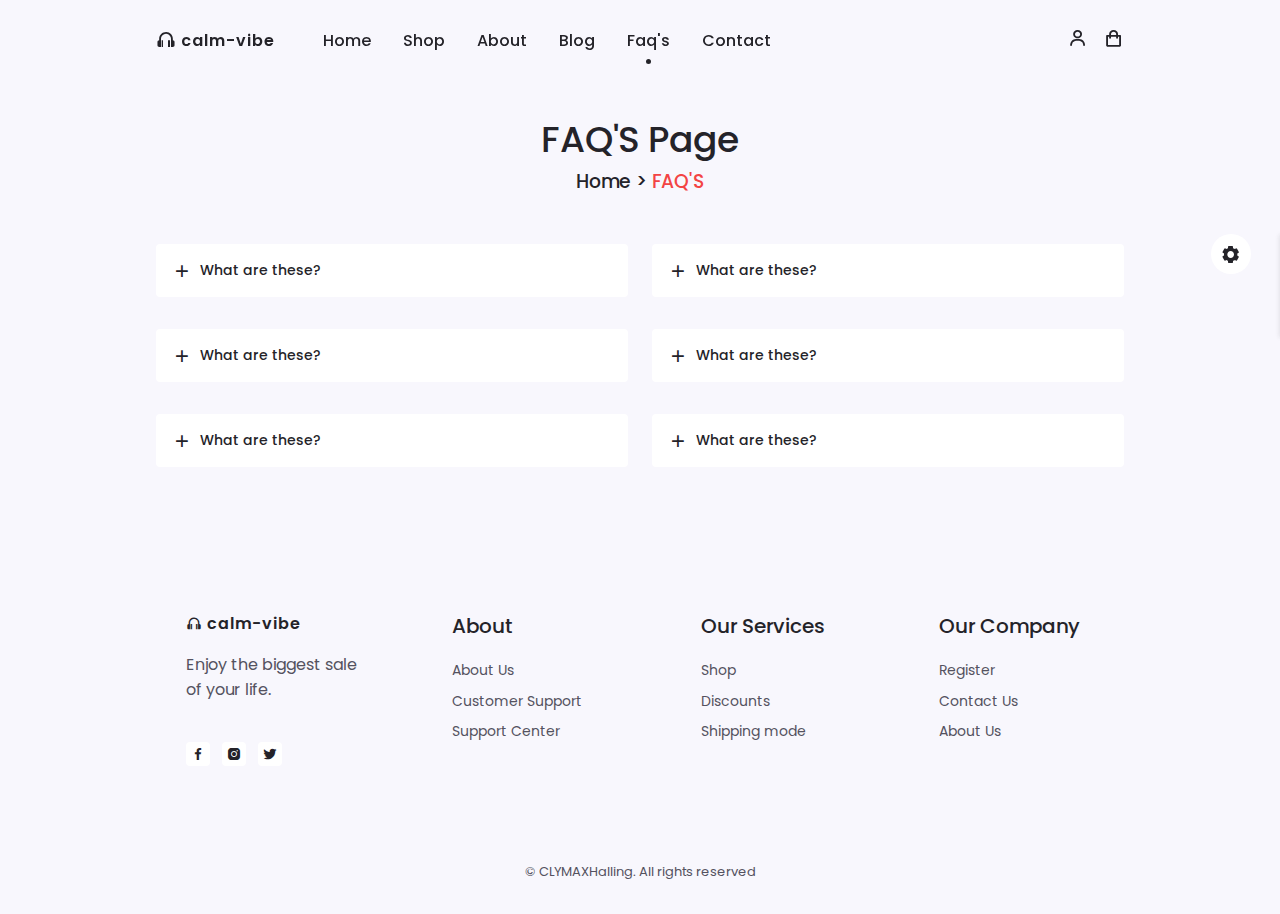
<file: faq.html>
<!DOCTYPE html>
<html lang="en">
<head>
    <meta charset="UTF-8">
    <meta http-equiv="X-UA-Compatible" content="IE=edge">
    <meta name="viewport" content="width=device-width, initial-scale=1.0">

    <!--=============== BOXICONS ===============-->
    <link rel="stylesheet" href="https://cdn.jsdelivr.net/npm/boxicons@latest/css/boxicons.min.css">

    <!--=============== SWIPER CSS ===============-->
    <link rel="stylesheet" href="assets/css/swiper-bundle.min.css">

    <!--=============== CSS ===============-->
    <link rel="stylesheet" href="assets/css/style.css">
    <link rel="stylesheet" class="js-color-style" href="assets/css/colors/color-1.css">

    <title>FaQ</title>
</head>
<body>
    <!--=============== HEADER ===============-->
    <header class="header" id="header">
        <nav class="nav container">
            <a href="index.html" class="nav__logo">
                <i class="bx bx-headphone nav__logo-icon"></i>calm-vibe
            </a>

            <div class="nav__menu" id="nav-menu">
                <ul class="nav__list">
                    <li class="nav__item">
                        <a href="index.html" class="nav__link">Home</a>
                    </li>
                    
                    <li class="nav__item">
                        <a href="shop.html" class="nav__link">Shop</a>
                    </li>
                    
                    <li class="nav__item">
                        <a href="about.html" class="nav__link">About</a>
                    </li>
                    
                    <li class="nav__item">
                        <a href="blog.html" class="nav__link">Blog</a>
                    </li>
                    
                    <li class="nav__item">
                        <a href="faq.html" class="nav__link active-link">Faq's</a>
                    </li>
                    
                    <li class="nav__item">
                        <a href="contact.html" class="nav__link">Contact</a>
                    </li>
                </ul>

                <div class="nav__close" id="nav-close">
                    <i class="bx bx-x"></i>
                </div>
            </div>

            <div class="nav__btns">
                <div class="login__toggle" id="login-button">
                    <i class="bx bx-user"></i>
                </div>
                
                <div class="nav__shop" id="cart-shop">
                    <i class="bx bx-shopping-bag"></i>
                </div>
                
                <div class="nav__toggle" id="nav-toggle">
                    <i class="bx bx-grid-alt"></i>
                </div>
            </div>
        </nav>
    </header>

    <!--=============== CART ===============-->
    <div class="cart" id="cart">
        <i class="bx bx-x cart__close" id="cart-close"></i>

        <h2 class="cart__title-center">My Cart</h2>

        <div class="cart__container">
            <article class="cart__card">
                <div class="cart__box">
                    <img src="assets/img/cart-1.png" alt="" class="cart__img">
                </div>

                <div class="cart__details">
                    <h3 class="cart__title">Windbreaker</h3>
                    <span class="cart__price">$12</span>

                    <div class="cart__amount">
                        <div class="cart__amount-content">
                            <span class="cart__amount-box">
                                <i class="bx bx-minus"></i>
                            </span>

                            <span class="cart__amount-number">1</span>

                            <span class="cart__amount-box">
                                <i class="bx bx-plus"></i>
                            </span>
                        </div>

                        <i class="bx bx-trash-alt cart__amount-trash"></i>
                    </div>
                </div>
            </article>

            <article class="cart__card">
                <div class="cart__box">
                    <img src="assets/img/cart-2.png" alt="" class="cart__img">
                </div>

                <div class="cart__details">
                    <h3 class="cart__title">Cardigan Hoodie</h3>
                    <span class="cart__price">$16</span>

                    <div class="cart__amount">
                        <div class="cart__amount-content">
                            <span class="cart__amount-box">
                                <i class="bx bx-minus"></i>
                            </span>

                            <span class="cart__amount-number">1</span>

                            <span class="cart__amount-box">
                                <i class="bx bx-plus"></i>
                            </span>
                        </div>

                        <i class="bx bx-trash-alt cart__amount-trash"></i>
                    </div>
                </div>
            </article>

            <article class="cart__card">
                <div class="cart__box">
                    <img src="assets/img/cart-3.png" alt="" class="cart__img">
                </div>

                <div class="cart__details">
                    <h3 class="cart__title">Cartoon</h3>
                    <span class="cart__price">$10</span>

                    <div class="cart__amount">
                        <div class="cart__amount-content">
                            <span class="cart__amount-box">
                                <i class="bx bx-minus"></i>
                            </span>

                            <span class="cart__amount-number">1</span>

                            <span class="cart__amount-box">
                                <i class="bx bx-plus"></i>
                            </span>
                        </div>

                        <i class="bx bx-trash-alt cart__amount-trash"></i>
                    </div>
                </div>
            </article>
        </div>

        <div class="cart__prices">
            <span class="cart__prices-item">3 item</span>
            <span class="cart__prices-total">$38</span>
        </div>
    </div>

    <!--=============== LOGIN ===============-->
    <div class="login" id="login">
        <i class="bx bx-x login__close" id="login-close"></i>

        <h2 class="login__title-center">Login</h2>

        <form action="" class="login__form grid">
            <div class="login__content">
                <label for="" class="login__label">Email</label>
                <input type="email" class="login__input">
            </div>

            <div class="login__content">
                <label for="" class="login__label">Password</label>
                <input type="password" class="login__input">
            </div>

            <div>
                <a href="#" class="button">Sign in</a>
            </div>

            <div>
                <p class="signup">Not a member..? <a href="registration.html">Sign up now</a></p>
            </div>
        </form>
    </div>

    <!--=============== MAIN ===============-->
    <main class="main">
        <!--=============== FAQ'S ===============-->
        <section class="questions section container">
            <h2 class="breadcrumb__title">FAQ'S Page</h2>
            <h3 class="breadcrumb__subtitle">Home > <span>FAQ'S</span></h3>

            <div class="questions__container grid">
                <div class="questions__group">
                    <div class="questions__item">
                        <header class="questions__header">
                            <i class="bx bx-plus questions__icon"></i>
                            <h3 class="questions__item-title">What are these?</h3>
                        </header>

                        <div class="questions__content">
                            <p class="questions__description">
                                aad dada dafaf afafaf afda da da da da dad s a faf af a da adaasd
                                asdafafa af afa fa ada da da da da da dadad.
                            </p>
                        </div>
                    </div>

                    <div class="questions__item">
                        <header class="questions__header">
                            <i class="bx bx-plus questions__icon"></i>
                            <h3 class="questions__item-title">What are these?</h3>
                        </header>

                        <div class="questions__content">
                            <p class="questions__description">
                                aad dada dafaf afafaf afda da da da da dad s a faf af a da adaasd
                                asdafafa af afa fa ada da da da da da dadad.
                            </p>
                        </div>
                    </div>

                    <div class="questions__item">
                        <header class="questions__header">
                            <i class="bx bx-plus questions__icon"></i>
                            <h3 class="questions__item-title">What are these?</h3>
                        </header>

                        <div class="questions__content">
                            <p class="questions__description">
                                aad dada dafaf afafaf afda da da da da dad s a faf af a da adaasd
                                asdafafa af afa fa ada da da da da da dadad.
                            </p>
                        </div>
                    </div>
                </div>

                <div class="questions__group">
                    <div class="questions__item">
                        <header class="questions__header">
                            <i class="bx bx-plus questions__icon"></i>
                            <h3 class="questions__item-title">What are these?</h3>
                        </header>

                        <div class="questions__content">
                            <p class="questions__description">
                                aad dada dafaf afafaf afda da da da da dad s a faf af a da adaasdgggjjgjgjgjgjggjg
                                asdafafa af afa fa ada da da da da da dadad.
                            </p>
                        </div>
                    </div>

                    <div class="questions__item">
                        <header class="questions__header">
                            <i class="bx bx-plus questions__icon"></i>
                            <h3 class="questions__item-title">What are these?</h3>
                        </header>

                        <div class="questions__content">
                            <p class="questions__description">
                                aad dada dafaf afafaf afda da da da da dad s a faf af a da adaasd
                                asdafafa af afa fa ada da da da da da dadad.
                            </p>
                        </div>
                    </div>

                    <div class="questions__item">
                        <header class="questions__header">
                            <i class="bx bx-plus questions__icon"></i>
                            <h3 class="questions__item-title">What are these?</h3>
                        </header>

                        <div class="questions__content">
                            <p class="questions__description">
                                aad dada dafaf afafaf afda da da da da dad s a faf af a da adaasd
                                asdafafa af afa fa ada da da da da da dadad.
                            </p>
                        </div>
                    </div>
                </div>
            </div>
        </section>
    </main>

    <!--=============== FOOTER ===============-->
    <footer class="footer section">
        <div class="footer__container container grid">
            <!-- FOOTER CONTENT 1-->
            <div class="footer__content">
                <a href="#" class="footer__logo">
                    <i class="bx bx bx-headphone footer__logo-icon"></i>calm-vibe
                </a>

                <p class="footer__description">Enjoy the biggest sale <br> of your life.</p>

                <div class="footer__social">
                    <a href="#" class="footer__social-link"><i class="bx bxl-facebook"></i></a>
                    <a href="#" class="footer__social-link"><i class="bx bxl-instagram-alt"></i></a>
                    <a href="#" class="footer__social-link"><i class="bx bxl-twitter"></i></a>
                </div>
            </div>
            <!-- FOOTER CONTENT 2-->
            <div class="footer__content">
                <h3 class="footer__title">About</h3>

                <ul class="footer__links">
                    <li><a href="about.html" class="footer__link">About Us</a></li>
                    <li><a href="#" class="footer__link">Customer Support</a></li>
                    <li><a href="#" class="footer__link">Support Center</a></li>
                </ul>
            </div>
            <!-- FOOTER CONTENT 3-->
            <div class="footer__content">
                <h3 class="footer__title">Our Services</h3>

                <ul class="footer__links">
                    <li><a href="shop.html" class="footer__link">Shop</a></li>
                    <li><a href="#" class="footer__link">Discounts</a></li>
                    <li><a href="#" class="footer__link">Shipping mode</a></li>
                </ul>
            </div>
            <!-- FOOTER CONTENT 4-->
            <div class="footer__content">
                <h3 class="footer__title">Our Company</h3>

                <ul class="footer__links">
                    <li><a href="#" class="footer__link">Register</a></li>
                    <li><a href="contact.html" class="footer__link">Contact Us</a></li>
                    <li><a href="about.html" class="footer__link">About Us</a></li>
                </ul>
            </div>
        </div>

        <span class="footer__copy">&#169; CLYMAXHalling. All rights reserved</span>
    </footer>

    <!--=============== SCROLL UP ===============-->
    <a href="#" class="scrollup" id="scroll-up">
        <i class="bx bx-up-arrow-alt scrollup__icon"></i>
    </a>
    <!--=============== STYLE SWITCHER ===============-->
    <div class="style__switcher">
        <div class="style__switcher-toggler s__icon">
            <i class="bx bxs-cog bx-spin"></i>
        </div>

        <h4>Theme Colors</h4>

        <div class="theme__colors js-theme-colors">
            <button type="button" data-js-theme-color="color-1" class="js-theme-color-item theme__button 
            color-1"><i class="bx bx-check"></i></button>
            <button type="button" data-js-theme-color="color-2" class="js-theme-color-item theme__button 
            color-2"><i class="bx bx-check"></i></button>
            <button type="button" data-js-theme-color="color-3" class="js-theme-color-item theme__button 
            color-3"><i class="bx bx-check"></i></button>
            <button type="button" data-js-theme-color="color-4" class="js-theme-color-item theme__button 
            color-4"><i class="bx bx-check"></i></button>
            <button type="button" data-js-theme-color="color-5" class="js-theme-color-item theme__button 
            color-5"><i class="bx bx-check"></i></button>
        </div>
    </div>
    
    <!--=============== SWIPER JS ===============-->
    <script src="assets/js/swiper-bundle.min.js"></script>

    <!--=============== JS ===============-->
    <script src="assets/js/main.js"></script>
</body>
</html>
</file>
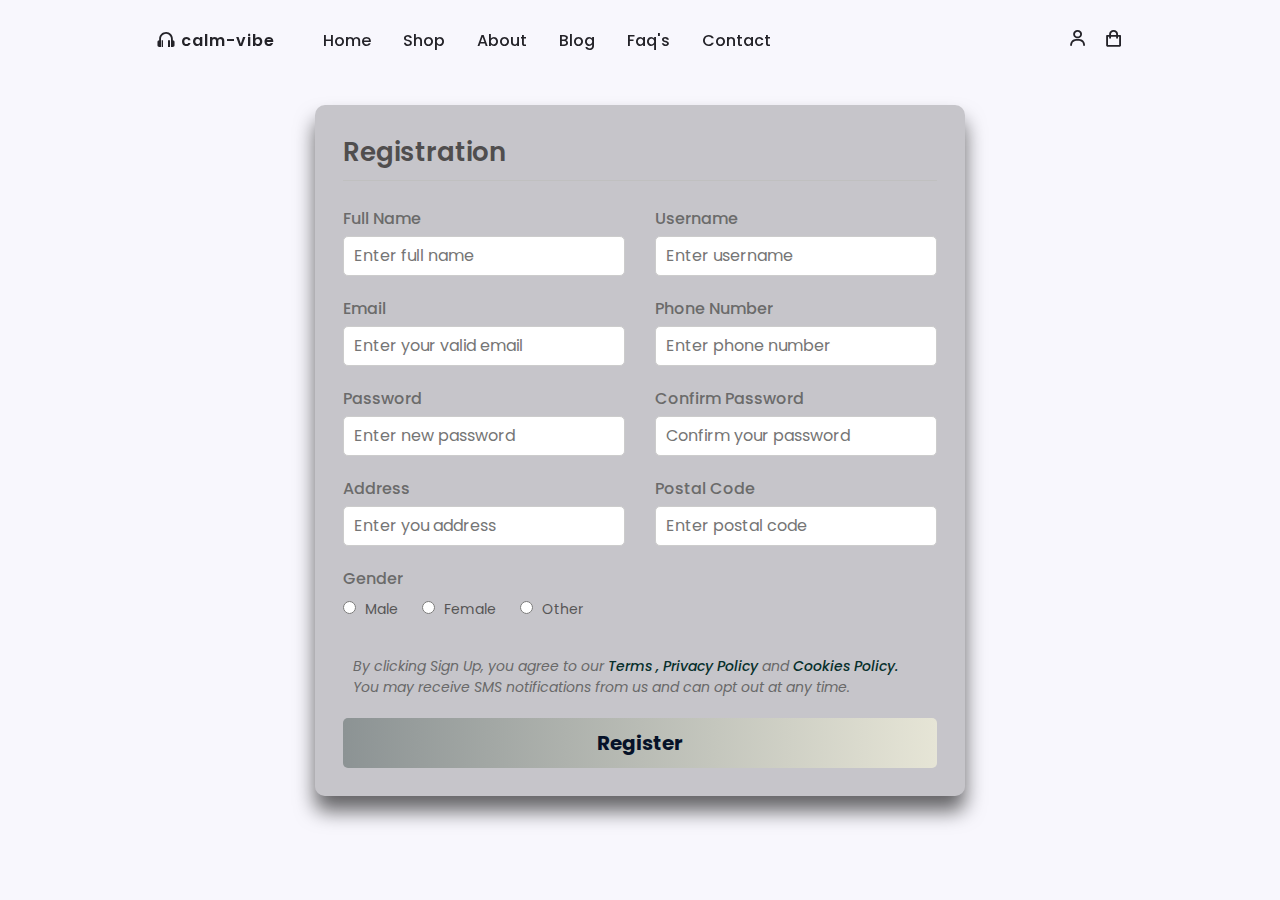
<file: registration.html>
<!DOCTYPE html>
<html lang="en">
<head>
    <meta charset="UTF-8">
    <meta name="viewport" content="width=device-width, initial-scale=1.0">

    <!--=============== BOXICONS ===============-->
    <link rel="stylesheet" href="https://cdn.jsdelivr.net/npm/boxicons@latest/css/boxicons.min.css">

    <!--=============== SWIPER CSS ===============-->
    <link rel="stylesheet" href="assets/css/swiper-bundle.min.css">

    <!--=============== CSS ===============-->
    <link rel="stylesheet" href="assets/css/style.css">
    <link rel="stylesheet" class="js-color-style" href="assets/css/colors/color-1.css">
    <link rel="stylesheet" href="assets/css/styles.css">
    <title>Register</title>
</head>
<body>
    <!--=============== HEADER ===============-->
    <header class="header" id="header">
        <nav class="nav container">
            <a href="index.html" class="nav__logo">
                <i class="bx bx-headphone nav__logo-icon"></i>calm-vibe
            </a>

            <div class="nav__menu" id="nav-menu">
                <ul class="nav__list">
                    <li class="nav__item">
                        <a href="index.html" class="nav__link">Home</a>
                    </li>
                    
                    <li class="nav__item">
                        <a href="shop.html" class="nav__link">Shop</a>
                    </li>
                    
                    <li class="nav__item">
                        <a href="about.html" class="nav__link">About</a>
                    </li>
                    
                    <li class="nav__item">
                        <a href="blog.html" class="nav__link">Blog</a>
                    </li>
                    
                    <li class="nav__item">
                        <a href="faq.html" class="nav__link">Faq's</a>
                    </li>
                    
                    <li class="nav__item">
                        <a href="contact.html" class="nav__link">Contact</a>
                    </li>
                </ul>

                <div class="nav__close" id="nav-close">
                    <i class="bx bx-x"></i>
                </div>
            </div>

            <div class="nav__btns">
                <div class="login__toggle" id="login-button">
                    <i class="bx bx-user"></i>
                </div>
                
                <div class="nav__shop" id="cart-shop">
                    <i class="bx bx-shopping-bag"></i>
                </div>
                
                <div class="nav__toggle" id="nav-toggle">
                    <i class="bx bx-grid-alt"></i>
                </div>
            </div>
        </nav>
    </header>

    <!--=============== CART ===============-->
    <div class="cart" id="cart">
        <i class="bx bx-x cart__close" id="cart-close"></i>

        <h2 class="cart__title-center">My Cart</h2>

        <div class="cart__container">
            <article class="cart__card">
                <div class="cart__box">
                    <img src="assets/img/cart-1.png" alt="" class="cart__img">
                </div>

                <div class="cart__details">
                    <h3 class="cart__title">Windbreaker</h3>
                    <span class="cart__price">$12</span>

                    <div class="cart__amount">
                        <div class="cart__amount-content">
                            <span class="cart__amount-box">
                                <i class="bx bx-minus"></i>
                            </span>

                            <span class="cart__amount-number">1</span>

                            <span class="cart__amount-box">
                                <i class="bx bx-plus"></i>
                            </span>
                        </div>

                        <i class="bx bx-trash-alt cart__amount-trash"></i>
                    </div>
                </div>
            </article>

            <article class="cart__card">
                <div class="cart__box">
                    <img src="assets/img/cart-2.png" alt="" class="cart__img">
                </div>

                <div class="cart__details">
                    <h3 class="cart__title">Cardigan Hoodie</h3>
                    <span class="cart__price">$16</span>

                    <div class="cart__amount">
                        <div class="cart__amount-content">
                            <span class="cart__amount-box">
                                <i class="bx bx-minus"></i>
                            </span>

                            <span class="cart__amount-number">1</span>

                            <span class="cart__amount-box">
                                <i class="bx bx-plus"></i>
                            </span>
                        </div>

                        <i class="bx bx-trash-alt cart__amount-trash"></i>
                    </div>
                </div>
            </article>

            <article class="cart__card">
                <div class="cart__box">
                    <img src="assets/img/cart-3.png" alt="" class="cart__img">
                </div>

                <div class="cart__details">
                    <h3 class="cart__title">Cartoon</h3>
                    <span class="cart__price">$10</span>

                    <div class="cart__amount">
                        <div class="cart__amount-content">
                            <span class="cart__amount-box">
                                <i class="bx bx-minus"></i>
                            </span>

                            <span class="cart__amount-number">1</span>

                            <span class="cart__amount-box">
                                <i class="bx bx-plus"></i>
                            </span>
                        </div>

                        <i class="bx bx-trash-alt cart__amount-trash"></i>
                    </div>
                </div>
            </article>
        </div>

        <div class="cart__prices">
            <span class="cart__prices-item">3 item</span>
            <span class="cart__prices-total">$38</span>
        </div>
    </div>

    <!--=============== LOGIN ===============-->
    <div class="login" id="login">
        <i class="bx bx-x login__close" id="login-close"></i>

        <h2 class="login__title-center">Login</h2>

        <form action="" class="login__form grid">
            <div class="login__content">
                <label for="" class="login__label">Email</label>
                <input type="email" class="login__input">
            </div>

            <div class="login__content">
                <label for="" class="login__label">Password</label>
                <input type="password" class="login__input">
            </div>

            <div>
                <a href="#" class="button">Sign in</a>
            </div>

            <div>
                <p class="signup">Not a member..? <a href="registration.html">Sign up now</a></p>
            </div>
        </form>
    </div> 
    
    <div class="main">
        <div class="Container">
        <form action="" method="">
            <h2>Registration</h2>
            <div class="content">
                <div class="input-box">
                    <label for="name">Full Name</label>
                    <input type="text" placeholder="Enter full name" name="name" required>
                </div>
                <div class="input-box">
                    <label for="username">Username</label>
                    <input type="text" placeholder="Enter username" name="uname" required>
                </div>
                <div class="input-box">
                    <label for="email">Email</label>
                    <input type="email" placeholder="Enter your valid email" name="email" required>
                </div>
                <div class="input-box">
                    <label for="phone">Phone Number</label>
                    <input type="tel" placeholder="Enter phone number" name="phone" required>
                </div>
                <div class="input-box">
                    <label for="password">Password</label>
                    <input type="password" placeholder="Enter new password" name="password" required>
                </div>
                <div class="input-box">
                    <label for="conpassword">Confirm Password</label>
                    <input type="password" placeholder="Confirm your password" name="conpassword" required>
                </div>
                <div class="input-box">
                    <label for="address">Address</label>
                    <input type="text" placeholder="Enter you address" name="address" required>
                </div>
                <div class="input-box">
                    <label for="pcode">Postal Code</label>
                    <input type="number" placeholder="Enter postal code" name="pcode" required>
                </div>
                <span class="gender-title">Gender</span>
                <div class="gender-category">
                    <input type="radio" name="gender" id="male">
                    <label for="male">Male</label>
                    <input type="radio" name="gender" id="female">
                    <label for="male">Female</label>
                    <input type="radio" name="gender" id="other">
                    <label for="other">Other</label>
                </div>
            </div>
            <div class="alert">
                <p>By clicking Sign Up, you agree to our <a href="#"> Terms ,</a> <a href="#">Privacy Policy</a> and <a 
                    href="#">Cookies Policy.</a> You may receive SMS notifications from us and can opt out at any time.</p>
            </div>
            <div class="button-container">
                <button type="submit">Register</button>
            </div>
        </form>
        </div>
    </div>

    <!--=============== SCROLL UP ===============-->
    <a href="#" class="scrollup" id="scroll-up">
        <i class="bx bx-up-arrow-alt scrollup__icon"></i>
    </a>
    
    <!--=============== SWIPER JS ===============-->
    <script src="assets/js/swiper-bundle.min.js"></script>

    <!--=============== JS ===============-->
    <script src="assets/js/main.js"></script>
</body>
</html>
</file>
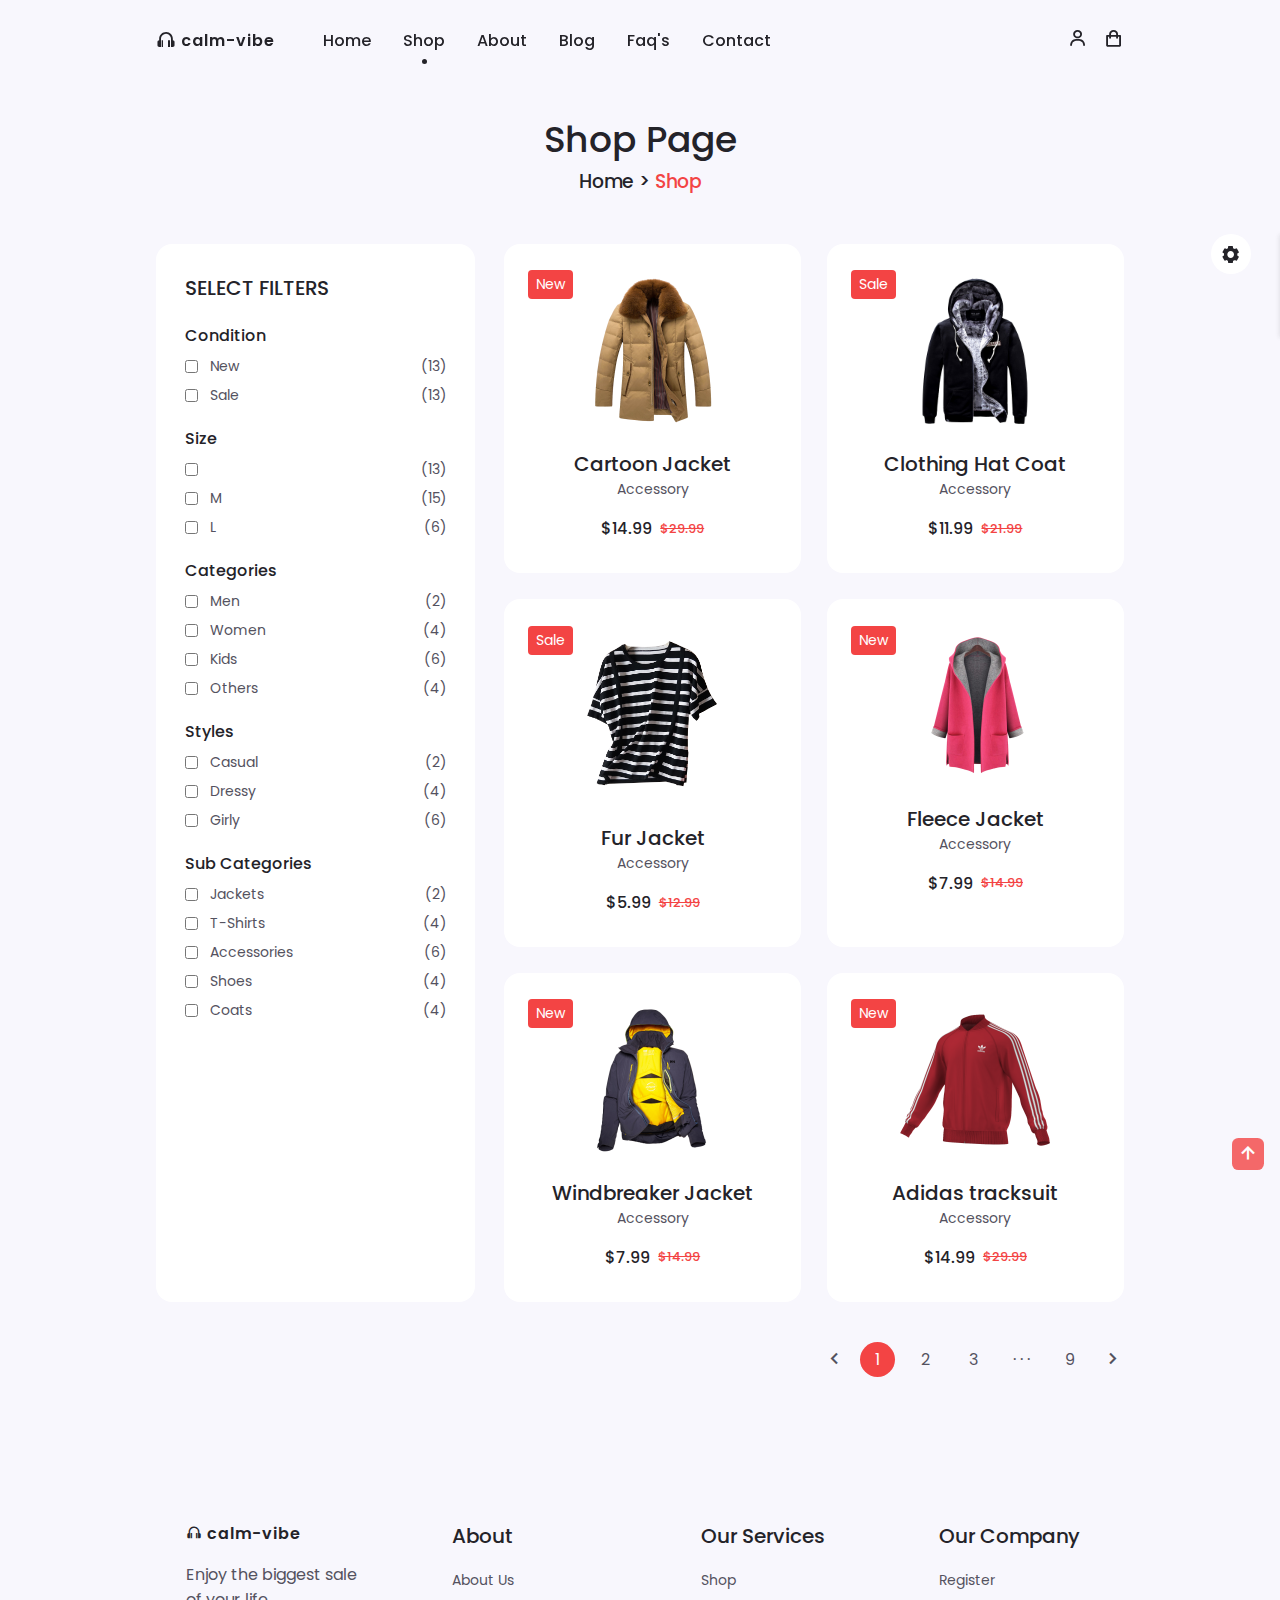
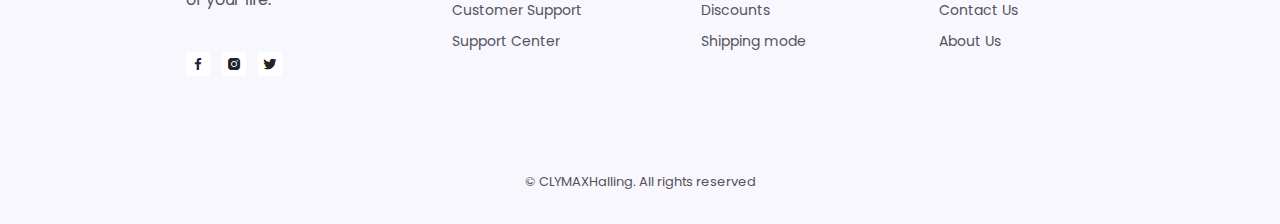
<file: shop.html>
<!DOCTYPE html>
<html lang="en">
<head>
    <meta charset="UTF-8">
    <meta http-equiv="X-UA-Compatible" content="IE=edge">
    <meta name="viewport" content="width=device-width, initial-scale=1.0">

    <!--=============== BOXICONS ===============-->
    <link rel="stylesheet" href="https://cdn.jsdelivr.net/npm/boxicons@latest/css/boxicons.min.css">

    <!--=============== SWIPER CSS ===============-->
    <link rel="stylesheet" href="assets/css/swiper-bundle.min.css">

    <!--=============== CSS ===============-->
    <link rel="stylesheet" href="assets/css/style.css">
    <link rel="stylesheet" class="js-color-style" href="assets/css/colors/color-1.css">

    <title>Shop</title>
</head>
<body>
    <!--=============== HEADER ===============-->
    <header class="header" id="header">
        <nav class="nav container">
            <a href="index.html" class="nav__logo">
                <i class="bx bx-headphone nav__logo-icon"></i>calm-vibe
            </a>

            <div class="nav__menu" id="nav-menu">
                <ul class="nav__list">
                    <li class="nav__item">
                        <a href="index.html" class="nav__link">Home</a>
                    </li>
                    
                    <li class="nav__item">
                        <a href="shop.html" class="nav__link active-link">Shop</a>
                    </li>
                    
                    <li class="nav__item">
                        <a href="about.html" class="nav__link">About</a>
                    </li>
                    
                    <li class="nav__item">
                        <a href="blog.html" class="nav__link">Blog</a>
                    </li>
                    
                    <li class="nav__item">
                        <a href="faq.html" class="nav__link">Faq's</a>
                    </li>
                    
                    <li class="nav__item">
                        <a href="contact.html" class="nav__link">Contact</a>
                    </li>
                </ul>

                <div class="nav__close" id="nav-close">
                    <i class="bx bx-x"></i>
                </div>
            </div>

            <div class="nav__btns">
                <div class="login__toggle" id="login-button">
                    <i class="bx bx-user"></i>
                </div>
                
                <div class="nav__shop" id="cart-shop">
                    <i class="bx bx-shopping-bag"></i>
                </div>
                
                <div class="nav__toggle" id="nav-toggle">
                    <i class="bx bx-grid-alt"></i>
                </div>
            </div>
        </nav>
    </header>

    <!--=============== CART ===============-->
    <div class="cart" id="cart">
        <i class="bx bx-x cart__close" id="cart-close"></i>

        <h2 class="cart__title-center">My Cart</h2>

        <div class="cart__container">
            <article class="cart__card">
                <div class="cart__box">
                    <img src="assets/img/cart-1.png" alt="" class="cart__img">
                </div>

                <div class="cart__details">
                    <h3 class="cart__title">Windbreaker</h3>
                    <span class="cart__price">$12</span>

                    <div class="cart__amount">
                        <div class="cart__amount-content">
                            <span class="cart__amount-box">
                                <i class="bx bx-minus"></i>
                            </span>

                            <span class="cart__amount-number">1</span>

                            <span class="cart__amount-box">
                                <i class="bx bx-plus"></i>
                            </span>
                        </div>

                        <i class="bx bx-trash-alt cart__amount-trash"></i>
                    </div>
                </div>
            </article>

            <article class="cart__card">
                <div class="cart__box">
                    <img src="assets/img/cart-2.png" alt="" class="cart__img">
                </div>

                <div class="cart__details">
                    <h3 class="cart__title">Cardigan Hoodie</h3>
                    <span class="cart__price">$16</span>

                    <div class="cart__amount">
                        <div class="cart__amount-content">
                            <span class="cart__amount-box">
                                <i class="bx bx-minus"></i>
                            </span>

                            <span class="cart__amount-number">1</span>

                            <span class="cart__amount-box">
                                <i class="bx bx-plus"></i>
                            </span>
                        </div>

                        <i class="bx bx-trash-alt cart__amount-trash"></i>
                    </div>
                </div>
            </article>

            <article class="cart__card">
                <div class="cart__box">
                    <img src="assets/img/cart-3.png" alt="" class="cart__img">
                </div>

                <div class="cart__details">
                    <h3 class="cart__title">Cartoon</h3>
                    <span class="cart__price">$10</span>

                    <div class="cart__amount">
                        <div class="cart__amount-content">
                            <span class="cart__amount-box">
                                <i class="bx bx-minus"></i>
                            </span>

                            <span class="cart__amount-number">1</span>

                            <span class="cart__amount-box">
                                <i class="bx bx-plus"></i>
                            </span>
                        </div>

                        <i class="bx bx-trash-alt cart__amount-trash"></i>
                    </div>
                </div>
            </article>
        </div>

        <div class="cart__prices">
            <span class="cart__prices-item">3 item</span>
            <span class="cart__prices-total">$38</span>
        </div>
    </div>

    <!--=============== LOGIN ===============-->
    <div class="login" id="login">
        <i class="bx bx-x login__close" id="login-close"></i>

        <h2 class="login__title-center">Login</h2>

        <form action="" class="login__form grid">
            <div class="login__content">
                <label for="" class="login__label">Email</label>
                <input type="email" class="login__input">
            </div>

            <div class="login__content">
                <label for="" class="login__label">Password</label>
                <input type="password" class="login__input">
            </div>

            <div>
                <a href="#" class="button">Sign in</a>
            </div>

            <div>
                <p class="signup">Not a member..? <a href="registration.html">Sign up now</a></p>
            </div>
        </form>
    </div>

    <!--=============== MAIN ===============-->
    <main class="main">
        <!--=============== SHOP ===============-->
        <section class="shop section container">
            <h2 class="breadcrumb__title">Shop Page</h2>
            <h3 class="breadcrumb__subtitle">Home > <span>Shop</span></h3>

            <div class="shop__container grid">
                <div class="sidebar">
                    <h3 class="filter__title">Select Filters</h3>
                    <div class="filter__content">
                        <h3 class="filter__subtitle">Condition</h3>

                        <div class="filter">
                            <input type="checkbox" name="" id="">
                            <p>New</p> <span>(13)</span>
                        </div>
                        <div class="filter">
                            <input type="checkbox" name="" id="">
                            <p>Sale</p> <span>(13)</span>
                        </div>
                    </div>

                    <div class="filter__content">
                        <h3 class="filter__subtitle">Size</h3>

                        <div class="filter">
                            <input type="checkbox" name="" id="">
                            <p></p> <span>(13)</span>
                        </div>
                        <div class="filter">
                            <input type="checkbox" name="" id="">
                            <p>M</p> <span>(15)</span>
                        </div>
                        <div class="filter">
                            <input type="checkbox" name="" id="">
                            <p>L</p> <span>(6)</span>
                        </div>
                    </div>

                    <div class="filter__content">
                        <h3 class="filter__subtitle">Categories</h3>

                        <div class="filter">
                            <input type="checkbox" name="" id="">
                            <p>Men</p> <span>(2)</span>
                        </div>
                        <div class="filter">
                            <input type="checkbox" name="" id="">
                            <p>Women</p> <span>(4)</span>
                        </div>
                        <div class="filter">
                            <input type="checkbox" name="" id="">
                            <p>Kids</p> <span>(6)</span>
                        </div>
                        <div class="filter">
                            <input type="checkbox" name="" id="">
                            <p>Others</p> <span>(4)</span>
                        </div>
                    </div>

                    <div class="filter__content">
                        <h3 class="filter__subtitle">Styles</h3>

                        <div class="filter">
                            <input type="checkbox" name="" id="">
                            <p>Casual</p> <span>(2)</span>
                        </div>
                        <div class="filter">
                            <input type="checkbox" name="" id="">
                            <p>Dressy</p> <span>(4)</span>
                        </div>
                        <div class="filter">
                            <input type="checkbox" name="" id="">
                            <p>Girly</p> <span>(6)</span>
                        </div>
                    </div>

                    <div class="filter__content">
                        <h3 class="filter__subtitle">Sub Categories</h3>

                        <div class="filter">
                            <input type="checkbox" name="" id="">
                            <p>Jackets</p> <span>(2)</span>
                        </div>
                        <div class="filter">
                            <input type="checkbox" name="" id="">
                            <p>T-Shirts</p> <span>(4)</span>
                        </div>
                        <div class="filter">
                            <input type="checkbox" name="" id="">
                            <p>Accessories</p> <span>(6)</span>
                        </div>
                        <div class="filter">
                            <input type="checkbox" name="" id="">
                            <p>Shoes</p> <span>(4)</span>
                        </div>
                        <div class="filter">
                            <input type="checkbox" name="" id="">
                            <p>Coats</p> <span>(4)</span>
                        </div>
                    </div>
                </div>

                <div class="shop__items grid">
                    <div class="shop__content">
                        <div class="shop__tag">New</div>
                        <img src="assets/img/product-1.png" alt="" class="shop__img">
                        <h3 class="shop__title">Cartoon Jacket</h3>
                        <span class="shop__subtitle">Accessory</span>

                        <div class="shop__prices">
                            <span class="shop__price">$14.99</span>
                            <span class="shop__discounts">$29.99</span>
                        </div>

                        <a href="details.html" class="button shop__button">
                            <i class="bx bx-cart-alt shop__icon"></i>
                        </a>
                    </div>
                    
                    <div class="shop__content">
                        <div class="shop__tag">Sale</div>
                        <img src="assets/img/product-2.png" alt="" class="shop__img">
                        <h3 class="shop__title">Clothing Hat Coat</h3>
                        <span class="shop__subtitle">Accessory</span>

                        <div class="shop__prices">
                            <span class="shop__price">$11.99</span>
                            <span class="shop__discounts">$21.99</span>
                        </div>

                        <a href="details.html" class="button shop__button">
                            <i class="bx bx-cart-alt shop__icon"></i>
                        </a>
                    </div>
                    
                    <div class="shop__content">
                        <div class="shop__tag">Sale</div>
                        <img src="assets/img/product-3.png" alt="" class="shop__img">
                        <h3 class="shop__title">Fur Jacket</h3>
                        <span class="shop__subtitle">Accessory</span>

                        <div class="shop__prices">
                            <span class="shop__price">$5.99</span>
                            <span class="shop__discounts">$12.99</span>
                        </div>

                        <a href="details.html" class="button shop__button">
                            <i class="bx bx-cart-alt shop__icon"></i>
                        </a>
                    </div>
                    
                    <div class="shop__content">
                        <div class="shop__tag">New</div>
                        <img src="assets/img/product-4.png" alt="" class="shop__img">
                        <h3 class="shop__title">Fleece Jacket</h3>
                        <span class="shop__subtitle">Accessory</span>

                        <div class="shop__prices">
                            <span class="shop__price">$7.99</span>
                            <span class="shop__discounts">$14.99</span>
                        </div>

                        <a href="details.html" class="button shop__button">
                            <i class="bx bx-cart-alt shop__icon"></i>
                        </a>
                    </div>
                    
                    <div class="shop__content">
                        <div class="shop__tag">New</div>
                        <img src="assets/img/product-5.png" alt="" class="shop__img">
                        <h3 class="shop__title">Windbreaker Jacket</h3>
                        <span class="shop__subtitle">Accessory</span>

                        <div class="shop__prices">
                            <span class="shop__price">$7.99</span>
                            <span class="shop__discounts">$14.99</span>
                        </div>

                        <a href="details.html" class="button shop__button">
                            <i class="bx bx-cart-alt shop__icon"></i>
                        </a>
                    </div>
                    
                    <div class="shop__content">
                        <div class="shop__tag">New</div>
                        <img src="assets/img/product-6.png" alt="" class="shop__img">
                        <h3 class="shop__title">Adidas tracksuit</h3>
                        <span class="shop__subtitle">Accessory</span>

                        <div class="shop__prices">
                            <span class="shop__price">$14.99</span>
                            <span class="shop__discounts">$29.99</span>
                        </div>

                        <a href="details.html" class="button shop__button">
                            <i class="bx bx-cart-alt shop__icon"></i>
                        </a>
                    </div>
                </div>
            </div>

            <div class="pagination">
                <i class="bx bx-chevron-left pagination__icon"></i>

                <span class="current">1</span>
                <span>2</span>
                <span>3</span>
                <span>&middot; &middot; &middot;</span>
                <span>9</span>

                <i class="bx bx-chevron-right pagination__icon"></i>
            </div>
        </section>
    </main>

    <!--=============== FOOTER ===============-->
    <footer class="footer section">
        <div class="footer__container container grid">
            <!-- FOOTER CONTENT 1-->
            <div class="footer__content">
                <a href="#" class="footer__logo">
                    <i class="bx bx bx-headphone footer__logo-icon"></i>calm-vibe
                </a>

                <p class="footer__description">Enjoy the biggest sale <br> of your life.</p>

                <div class="footer__social">
                    <a href="#" class="footer__social-link"><i class="bx bxl-facebook"></i></a>
                    <a href="#" class="footer__social-link"><i class="bx bxl-instagram-alt"></i></a>
                    <a href="#" class="footer__social-link"><i class="bx bxl-twitter"></i></a>
                </div>
            </div>
            <!-- FOOTER CONTENT 2-->
            <div class="footer__content">
                <h3 class="footer__title">About</h3>

                <ul class="footer__links">
                    <li><a href="about.html" class="footer__link">About Us</a></li>
                    <li><a href="#" class="footer__link">Customer Support</a></li>
                    <li><a href="#" class="footer__link">Support Center</a></li>
                </ul>
            </div>
            <!-- FOOTER CONTENT 3-->
            <div class="footer__content">
                <h3 class="footer__title">Our Services</h3>

                <ul class="footer__links">
                    <li><a href="shop.html" class="footer__link">Shop</a></li>
                    <li><a href="#" class="footer__link">Discounts</a></li>
                    <li><a href="#" class="footer__link">Shipping mode</a></li>
                </ul>
            </div>
            <!-- FOOTER CONTENT 4-->
            <div class="footer__content">
                <h3 class="footer__title">Our Company</h3>

                <ul class="footer__links">
                    <li><a href="#" class="footer__link">Register</a></li>
                    <li><a href="contact.html" class="footer__link">Contact Us</a></li>
                    <li><a href="about.html" class="footer__link">About Us</a></li>
                </ul>
            </div>
        </div>

        <span class="footer__copy">&#169; CLYMAXHalling. All rights reserved</span>
    </footer>

    <!--=============== SCROLL UP ===============-->
    <a href="#" class="scrollup" id="scroll-up">
        <i class="bx bx-up-arrow-alt scrollup__icon"></i>
    </a>
    <!--=============== STYLE SWITCHER ===============-->
    <div class="style__switcher">
        <div class="style__switcher-toggler s__icon">
            <i class="bx bxs-cog bx-spin"></i>
        </div>

        <h4>Theme Colors</h4>

        <div class="theme__colors js-theme-colors">
            <button type="button" data-js-theme-color="color-1" class="js-theme-color-item theme__button 
            color-1"><i class="bx bx-check"></i></button>
            <button type="button" data-js-theme-color="color-2" class="js-theme-color-item theme__button 
            color-2"><i class="bx bx-check"></i></button>
            <button type="button" data-js-theme-color="color-3" class="js-theme-color-item theme__button 
            color-3"><i class="bx bx-check"></i></button>
            <button type="button" data-js-theme-color="color-4" class="js-theme-color-item theme__button 
            color-4"><i class="bx bx-check"></i></button>
            <button type="button" data-js-theme-color="color-5" class="js-theme-color-item theme__button 
            color-5"><i class="bx bx-check"></i></button>
        </div>
    </div>
    
    <!--=============== SWIPER JS ===============-->
    <script src="assets/js/swiper-bundle.min.js"></script>

    <!--=============== JS ===============-->
    <script src="assets/js/main.js"></script>
</body>
</html>
</file>
<file: assets/css/style.css>
/*-----------------google Fonts-----------------*/
@import url('https://fonts.googleapis.com/css2?family=Poppins:wght@400;500;600;900&display=swap');

/*-----------------variable css-----------------*/
:root {
    --header-height: 3.5rem;

    /*----------- Colors -----------*/
    --title-color: hsl(250, 8%, 15%);
    --text-color: hsl(250, 8%, 35%);
    --body-color: hsl(250, 60%, 98%);
    --container-color: #fff;
    --shadow: hsla(0, 0%, 15%, .1);
    --scroll-bar-color: hsl(250, 12%, 90%);
    --scroll-thumb-color: hsl(250, 12%, 80%);

    /*-------- Font and typography ---------*/
    --body-font: 'Poppins', sans-serif;
    --biggest-font-size: 4rem;
    --h1-font-size: 2.25rem;
    --h2-font-size: 1.5rem;
    --h3-font-size: 1.25rem;
    --normal-font-size: 1rem;
    --small-font-size: .875rem;
    --smaller-font-size: .813rem;

    /*--------- Font weight ------------*/
    --font-medium: 500;
    --font-bold: 600;

    /*----------- Margenes Bottom --------*/
    --mb-0-5: .5rem;
    --mb-0-75: .75rem;
    --mb-1: 1rem;
    --mb-1-5: 1.5rem;
    --mb-2: 2rem;
    --mb-2-5: 2.5rem;
    --mb-3: 3rem;

    /*-------- z index --------*/
    --z-tooltip: 10;
    --z-fixed: 100;
}

/* Responsive typography */
@media screen and (max-width: 992px) {
    :root {
        --biggest-font-size: 2rem;
        --h1-font-size: 1.5rem;
        --h2-font-size: 1.25rem;
        --h3-font-size: 1rem;
        --normal-font-size: .938rem;
        --small-font-size: .813rem;
        --smaller-font-size: .75rem;
    }
}

/*----------- BASE ----------*/
* {
    box-sizing: border-box;
    margin: 0;
    padding: 0;
}

html {
    scroll-behavior: smooth;
}

body,
button,
input {
    font-family: var(--body-font);
    font-size: var(--normal-font-size);
}

body {
    background-color: var(--body-color);
    color: var(--text-color);
}

h1, h2, h3, h4 {
    color: var(--title-color);
    font-weight: var(--font-medium);
}

ul {
    list-style: none;
}

a {
    text-decoration: none;
}

img {
    max-width: 100%;
    height: auto;
}

button {
    cursor: pointer;
}

button,
input {
    border: none;
    outline: none;
}

/*------------ THEME ------------*/
/*------------ Varibles Dark theme------------*/


/*------------ REUSABLE CSS CLASSES ------------*/
.section {
    padding: 7rem 0 2rem;
}

.section__title,
.breadcrumb__title {
    font-size: var(--h1-font-size);
}

.section__title,
.breadcrumb__subtitle {
    margin-bottom: var(--mb-3);
}

.section__title,
.breadcrumb__title,
.breadcrumb__subtitle {
    text-align: center;
}

.breadcrumb__subtitle span {
    color: var(--first-color);
}

/*------------ LAYOUT ------------*/
.container {
    max-width: 968px;
    margin-left: auto;
    margin-right: auto;
}

.grid {
    display: grid;
}

/*------------ HEADER SECTION ------------*/
.header {
    width: 100%;
    background: transparent;
    position: fixed;
    top: 0;
    left: 0;
    z-index: var(--z-fixed);
}

/*------------ NAV ------------*/
.nav {
    height: calc(var(--header-height) + 1.5rem);
    display: flex;
    justify-content: space-between;
    align-items: center;
    column-gap: 3rem;
}

.nav__close,
.login__toggle,
.nav__logo,
.nav__toggle,
.nav__shop {
    color: var(--title-color);
}

.nav__logo {
    text-transform: lowercase;
    font-weight: var(--font-bold);
    letter-spacing: 1px;
    display: inline-flex;
    align-items: center;
    column-gap: .25rem;
}

.nav__logo-icon {
    font-size: 1.25rem;
}

.nav__btns {
    display: flex;
    align-items: center;
    column-gap: 1rem;
    margin-left: auto;
}

.nav__toggle,
.login__toggle,
.nav__shop {
    font-size: 1.25rem;
    cursor: pointer;
}

.nav__list {
    display: flex;
    align-items: center;
    column-gap: 2rem;
}

.nav__link {
    color: var(--title-color);
    font-weight: var(--font-medium);
    font-size: var(--normal-font-size);
    transition: .3s;
}

.nav__link:hover {
    color: var(--first-color);
}

.nav__close {
    font-size: 2rem;
    position: absolute;
    top: .9rem;
    right: 1.25rem;
    cursor: pointer;
}

.nav__close,
.nav__toggle {
    display: none;
}

/* Change background header */
.scroll-header {
    background-color: var(--body-color);
    box-shadow: 0 1px 4px var(--shadow);
}

/* Active link */
.active-link {
    position: relative;
}

.active-link::before {
    content: '';
    position: absolute;
    bottom: -.75rem;
    left: 45%;
    width: 5px;
    height: 5px;
    background: var(--title-color);
    border-radius: 50%;
}

/*------------ MAIN ------------*/
/*------------ HOME SECTION ------------*/
.home__content {
    padding: 9rem 0 2rem;
    grid-template-columns: repeat(2, 1fr);
    column-gap: 3rem;
}

.home__group {
    display: grid;
    position: relative;
    padding-top: 2rem;
}

.home__img {
    height: 420px;
    transform: translateY(-3rem);
    justify-self: center;
}

.home__indicator {
    width: 8px;
    height: 8px;
    background: var(--title-color);
    border-radius: 50%;
    position: absolute;
    bottom: 15%;
    left: 45%;
}

.home__indicator::after {
    content: '';
    position: absolute;
    width: 1px;
    height: 75px;
    background: var(--title-color);
    top: 0;
    right: 45%;
}

.home__details-img {
    position: absolute;
    bottom: 0;
    right: 58%;
}

.home__details-title,
.home__details-subtitle {
    display: block;
    font-size: var(--small-font-size);

    text-align: right;
}

.home__subtitle {
    font-size: var(--h3-font-size);
    text-transform: uppercase;
    margin-bottom: var(--mb-1);
}

.home__title {
    font-size: var(--biggest-font-size);
    font-weight: var(--font-bold);
    line-height: 109%;
    margin-bottom: var(--mb-1-5);
}

.home__description {
    margin-bottom: var(--mb-2-5);
    padding-right: 2rem;
}

.home__buttons {
    display: flex;
    justify-content: space-between;
}

/* Swiper Class */
.swiper-pagination {
    position: initial;
    margin-top: var(--mb-2-5);
}

.swiper-pagination-bullet {
    width: 5px;
    height: 5px;
    background: var(--title-color);
    opacity: 1;
}

.swiper-pagination-horizontal.swiper-pagination-bullets .swiper-pagination-bullet {
    margin: 0 .5rem;
}

.swiper-pagination-bullet-active {
    width: 1.5rem;
    height: 5px;
    border-radius: .5rem;
}

/*------------ BUTTONS ------------*/
.button {
    display: inline-block;
    background: var(--first-color);
    color: #fff;
    padding: 1rem 1.75rem;
    border-radius: .5rem;
    font-weight: var(--font-medium);
    transition: .3s;
}

.button:hover {
    background: var(--first-color-alt);
}

.button__icon {
    font-size: 1.25rem;
}

.button--link {
    color: var(--title-color);
}

.button--flex {
    display: inline-flex;
    align-items: center;
    column-gap: .5rem;
}



/*------------ DISCOUNT SECTION ------------*/
.discount__container {
    grid-template-columns: repeat(2, max-content);
    justify-content: center;
    align-items: center;
    column-gap: 7rem;
    background-color: var(--container-color);
    padding: 3rem 0;
    border-radius: 3rem;
}

.discount__img {
    width: 200px;
}

.discount__data {
    padding-left: 6rem;
    text-align: center;
}

.discount__title {
    font-size: var(--h2-font-size);
    margin-bottom: var(--mb-2);
}


/*------------ NEW ARRIVALS SECTION ------------*/
.new__container {
    padding-top: 1rem;
}

.new__img {
    width: 150px;
    margin-bottom: var(--mb-1);
    transition: .3s;
}

.new__content {
    position: relative;
    background-color: var(--container-color);
    width: 310px;
    padding: 2rem 0;
    border-radius: 1rem;
    text-align: center;
    overflow: hidden;
}

.new__tag {
    position: absolute;
    top: 8%;
    left: 8%;
    background-color: var(--first-color);
    color: #fff;
    font-size: var(--small-font-size);
    padding: .25rem .5rem;
    border-radius: .25rem;
}

.new__title {
    font-size: var(--h3-font-size);
    font-weight: var(--font-medium);
}

.new__subtitle {
    display: block;
    font-size: var(--small-font-size);
    margin-bottom: var(--mb-1);
}

.new__prices {
    display: inline-flex;
    align-items: center;
    column-gap: .5rem;
}

.new__price {
    font-weight: var(--font-medium);
    color: var(--title-color);
}

.new__discount {
    color: var(--first-color);
    font-size: var(--smaller-font-size);
    text-decoration: line-through;
    font-weight: var(--font-medium);
}

.new__button {
    display: inline-flex;
    padding: .5rem;
    border-radius: .25rem .25rem .75rem .25rem;
    position: absolute;
    bottom: 0;
    right: -3rem;
}

.new__icon {
    font-size: 1.25rem;
}

.new__content:hover .new__img {
    transform: translateY(-.5rem);
}

.new__content:hover .new__button {
    right: 0;
}

/*------------ STEPS SECTION ------------*/
.steps__bg {
    background-color: var(--container-color);
    padding: 3.5rem 2.5rem;
    border-radius: 1rem;
}

.steps__container {
    grid-template-columns: repeat(3, 1fr);
    column-gap: 2rem;
    padding-top: 1rem;
}

.steps__card {
    background-color: var(--body-color);
    padding: 2.5rem 3rem 2rem 1.5rem;
    border-radius: 1rem;
}

.steps__card-number {
    display: inline-block;
    background-color: var(--first-color);
    color: #fff;
    padding: .5rem .75rem;
    border-radius: .25rem;
    font-size: var(--h2-font-size);
    margin-bottom: var(--mb-1-5);
    transition: .3s;
}

.steps__card-title {
    font-size: var(--normal-font-size);
    margin-bottom: var(--mb-0-5);
}

.steps__card-description {
    font-size: var(--small-font-size);
}

.steps__card:hover .steps__card-number {
    transform: translateY(-.25rem);
}

/*------------ NEWSLETTER SECTION ------------*/
.newsletter__container {
    display: grid;
    grid-template-columns: .5fr;
    justify-content: center;
}

.newsletter__description {
    padding: 0 3rem;
    text-align: center;
    margin-bottom: var(--mb-1-5);
}

.newsletter__form {
    background-color: var(--container-color);
    padding: 1rem;
    display: flex;
    justify-content: space-between;
    border-radius: .75rem;
}

.newsletter__input {
    width: 70%;
    padding: 0 .5rem;
    background: none;
    color: var(--title-color);
}

.newsletter__input::placeholder {
    color: var(--text-color);
}

/*------------ SHOP PAGE ------------*/
.shop__container {
    grid-template-columns: 1.7fr 3.3fr;
    column-gap: 1.8rem;
}

.sidebar {
    padding: 1.8rem;
    background-color: var(--container-color);
    border-radius: 1rem;
}

.filter__title {
    font-size: var(--h3-font-size);
    text-transform: uppercase;
}

.filter__subtitle {
    margin: 1.25rem 0 var(--mb-0-5);
    font-size: var(--normal-font-size);
}

.filter {
    display: flex;
    align-items: center;
    margin-bottom: var(--mb-0-5);
    color: var(--text-color);
    font-size: var(--small-font-size);
}

.filter p {
    flex: 1;
}

.filter input {
    margin-right: var(--mb-0-75);
    cursor: pointer;
}

.shop__items {
    grid-template-columns: repeat(2, 1fr);
    gap: 1.6rem;
}

.shop__content {
    position: relative;
    background-color: var(--container-color);
    padding: 2rem 0;
    border-radius: 1rem;
    text-align: center;
    overflow: hidden;
}

.shop__img {
    width: 150px;
    margin-bottom: var(--mb-1);
    transition: .3s;
}

.shop__tag {
    position: absolute;
    top: 8%;
    left: 8%;
    background-color: var(--first-color);
    color: #fff;
    font-size: var(--small-font-size);
    padding: .25rem .5rem;
    border-radius: .25rem;
}

.shop__title {
    font-size: var(--h3-font-size);
    font-weight: var(--font-medium);
}

.shop__subtitle {
    display: block;
    font-size: var(--small-font-size);
    margin-bottom: var(--mb-1);
}

.shop__prices {
    display: inline-flex;
    align-items: center;
    column-gap: .5rem;
}

.shop__price {
    font-weight: var(--font-medium);
    color: var(--title-color);
}

.shop__discounts {
    color: var(--first-color);
    font-size: var(--smaller-font-size);
    text-decoration: line-through;
    font-weight: var(--font-medium);
}

.shop__button {
    display: inline-flex;
    padding: .5rem;
    border-radius: .25rem .25rem .75rem .25rem;
    position: absolute;
    bottom: 0;
    right: -3rem;
}

.shop__icon {
    font-size: 1.25rem;
}

.shop__content:hover .shop__img {
    transform: translateY(-5.rem);
}

.shop__content:hover .shop__button {
    right: 0;
}

/*------------ PAGINATION ------------*/
.pagination {
    display: flex;
    align-items: center;
    justify-content: end;
    column-gap: .8rem;
    margin-top: var(--mb-2-5);
    font-size: var(--normal-font-size);
}

.pagination span {
    width: 2.2rem;
    height: 2.2rem;
    line-height: 36px;
    text-align: center;
    border-radius: 50%;
    cursor: pointer;
}

.pagination .current {
    background-color: var(--first-color);
    color:#fff;
}

.pagination__icon {
    font-size: var(--h2-font-size);
}

/*------------ DETAILS PAGE ------------*/
.details__container {
    grid-template-columns: repeat(2, 1fr);
    align-items: center;
    column-gap: 3rem;
}

.product__images {
    grid-template-columns: repeat(2, 1fr);
    gap: 1.4rem;
}

.product__img {
    background-color: var(--container-color);
    padding: 1.2rem 0;
    display: flex;
    justify-content: center;
    align-items: center;
    border-radius: .5rem;
    position: relative;
    cursor: pointer;
}

.details__img-tag {
    position: absolute;
    top: 8%;
    left: 8%;
    background-color: var(--first-color);
    color: #fff;
    font-size: var(--small-font-size);
    padding: .16rem .5rem;
    border-radius: .25rem;
}

.product__img img {
    width: 150px;
}

.details__subtitle {
    font-size: var(--small-font-size);
    color: var(--text-color);
    margin-bottom: var(--mb-0-5);
}

.details__title {
    font-size: var(--h2-font-size);
    font-weight: var(--font-medium);
    margin-bottom: var(--mb-0-75);
}

.rating {
    display: flex;
    align-items: center;
    column-gap: 1.2rem;
    margin-bottom: var(--mb-1);
}

.rating span {
    font-size: var(--small-font-size);
}

.rating i {
    margin-right: .1rem;
}

.details__prices {
    display: inline-flex;
    align-items: center;
    column-gap: .8rem;
    margin-bottom: var(--mb-1-5);
}

.details__price {
    font-weight: var(--font-medium);
    color: var(--title-color);
    font-size: var(--h3-font-size);
}

.details__discount {
    color: var(--first-color);
    text-decoration: line-through;
    font-weight: var(--font-medium);
}

.discount__percentage {
    background-color: var(--title-color);
    padding: .25rem .40rem;
    font-size: var(--smaller-font-size);
    color: #fff;
}

.description__details {
    margin-bottom: var(--mb-2);
    font-size: var(--small-font-size);
}

.description__title {
    font-size: var(--normal-font-size);
    margin-bottom: var(--mb-0-5);
}

.details .cart__amount {
    margin-bottom: var(--mb-2-5);
}

/*------------ ABOUT PAGE ------------*/
.about__container {
    grid-template-columns: repeat(2, 1fr);
    column-gap: 7rem;
}

.about__img {
    width: 380px;
    justify-self: center;
}

.about__title {
    margin-bottom: var(--mb-1);
    text-align: left;
}

.about__description {
    margin-bottom: var(--mb-2);
}

.about__details {
    display: grid;
    row-gap: 1rem;
}

.about__details-description {
    display: inline-flex;
    column-gap: .5rem;
    font-size: var(--small-font-size);
}

.about__details-icon {
    font-size: 1rem;
    color: var(--first-color);
    margin-top: .15rem;
}



/*------------ BLOG PAGE ------------*/
.blog__container {
    row-gap: 1.8rem;
}

.blog__post {
    grid-template-columns: .8fr 1.2fr;
    column-gap: 2rem;
    align-items: center;
    background-color: var(--container-color);
    border-radius: 1.2rem;
    padding: 1.4rem;
}

.blog__img {
    border-radius: .8rem;
}

.blog__details {
    font-size: var(--small-font-size);
    text-align: justify;
    margin-bottom: var(--mb-1);
}

.blog__title {
    font-size: var(--h3-font-size);
    font-weight: var(--font-medium);
    margin-bottom: var(--mb-0-5);
}

.blog__date {
    font-size: var(--small-font-size);
    color: var(--text-color);
    margin-bottom: var(--mb-0-75);
}

.read__more {
    text-align: right;
}

/*------------ FAQ PAGE ------------*/
.questions__container {
    grid-template-columns: repeat(2, 1fr);
    gap: 1.5rem;
    align-items: flex-start;
}

.questions__group {
    display: grid;
    row-gap: 2rem;
}

.questions__item {
    background-color: var(--container-color);
    border-radius: .25rem;
}

.questions__item-title {
    font-size: var(--small-font-size);
    font-weight: var(--font-medium);
}

.questions__icon {
    font-size: 1.25rem;
    color: var(--title-color);
}

.questions__description {
    font-size: var(--smaller-font-size);
    padding: 0 3.5rem 2.25rem 2.75rem;
}

.questions__header {
    display: flex;
    align-items: center;
    column-gap: .5rem;
    padding: 1rem;
    cursor: pointer;
}

.questions__content {
    overflow: hidden;
    height: 0;
}

.questions__item,
.questions__header,
.questions__item-title,
.questions__icon,
.questions__description,
.questions__content {
    transition: .3s;
}

/*Rotate icon, change color of titles and background*/
.accordion-open .questions__header, 
.accordion-open .questions__content {
    background-color: var(--first-color);
}

.accordion-open .questions__item-title,
.accordion-open .questions__description,
.accordion-open .questions__icon {
    color: #fff;
}

.accordion-open .questions__icon {
    transform: rotate(45deg);
}

/*------------ REGISTRATION PAGE ------------*/


/*------------ CONTACT PAGE ------------*/
.contact__container {
    grid-template-columns: .9fr 1.1fr;
    column-gap: 1.5rem;
}

.contact__information {
    display: flex;
    align-items: center;
    margin-bottom: var(--mb-2);
}

.contact__icon {
    font-size: 2rem;
    color: var(--first-color);
    margin-right: var(--mb-0-75);
}

.contact__title {
    font-size: var(--h3-font-size);
    font-weight: var(--font-medium);
}

.contact__subtitle {
    font-size: var(--small-font-size);
    color: var(--text-color);
}

.contact__form {
    row-gap: 1.5rem;
}

.contact__content {
    background-color: var(--container-color);
    border-radius: .5rem;
    padding: .75rem 1rem .25rem;
}

.contact__label {
    font-size: var(--smaller-font-size);
    column-gap: 1.5rem;
}

.contact__inputs {
    grid-template-columns: repeat(2, 1fr);
    column-gap: 1.5rem;
}

.contact__input {
    width: 100%;
    background-color: var(--container-color);
    color: var(--text-color);
    font-size: var(--normal-font-size);
    border: none;
    outline: none;
    padding: .25rem .5rem .5rem 0;
}
/*------------ FOOTER ------------*/
.footer {
    position: relative;
    overflow: hidden;
}

.footer__container {
    grid-template-columns: repeat(4, 1fr);
    justify-items: center;
    column-gap: 1rem;
}

.footer__logo {
    color: var(--title-color);
    text-transform: lowercase;
    font-weight: var(--font-bold);
    letter-spacing: 1px;
    display: inline-flex;
    align-items: center;
    column-gap: .25rem;
    margin-bottom: var(--mb-1);
}

.footer__logo-icon {
    font-size: 1rem;
}

.footer__description {
    margin-bottom: var(--mb-2-5);
}

.footer__social {
    display: flex;
    column-gap: .75rem;
}

.footer__social-link {
    display: inline-flex;
    background: var(--container-color);
    padding: .25rem;
    border-radius: .25rem;
    color: var(--title-color);
    font-size: 1rem;
}

.footer__social-link:hover {
    background: var(--first-color);
    color: #fff;
}

.footer__title {
    font-size: var(--h3-font-size);
    margin-bottom: var(--mb-1);
}

.footer__links {
    display: grid;
    row-gap: .35rem;
}

.footer__link {
    font-size: var(--small-font-size);
    color: var(--text-color);
    transition: .3s;
}

.footer__link:hover {
    color: var(--title-color);
}

.footer__copy {
    display: block;
    text-align: center;
    font-size: var(--smaller-font-size);
    margin-top: 6rem;
}

/*------------ SCROLL UP ------------*/
.scrollup {
    position: fixed;
    right: 1rem;
    bottom: -30%;
    background: var(--first-color);
    border-radius: .4rem;
    display: inline-flex;
    padding: .25rem;
    z-index: var(--z-tooltip);
    opacity: .8;
    transition: .4s;
}

.scrollup:hover {
    opacity: 1;
}

.scrollup__icon {
    font-size: 1.5rem;
    color: #fff;
}

/* Show Scroll Up*/
.show-scroll {
    bottom: 3rem;
}

/*------------ SCROLL BAR ------------*/
::-webkit-scrollbar {
    width: .60rem;
    background: var(--scroll-bar-color);
    border-radius: .5rem;
}

::-webkit-scrollbar-thumb {
    background: var(--scroll-thumb-color);
    border-radius: .5rem;
}

/*------------ LOGIN ------------*/
.login {
    position: fixed;
    background-color: var(--body-color);
    z-index: var(--z-fixed);
    width: 420px;
    box-shadow: -2px 0 4px var(--shadow);
    height: 100%;
    top: 0;
    right: -100%;
    padding: 3.5rem 2rem;
    transition: .4s;
}

.login__title-center {
    font-size: var(--h2-font-size);
    text-align: center;
    margin-bottom: var(--mb-3);
}

.login__close {
    font-size: 2rem;
    color: var(--title-color);
    position: absolute;
    top: 1.25rem;
    right: .9rem;
    cursor: pointer;
}

.login__form {
    row-gap: 1.5rem;
}

.login__content {
    background: var(--container-color);
    border-radius: .5rem;
    padding: .75rem 1rem .25rem;
}

.login__label {
    font-size: var(--small-font-size);
    color: var(--title-color);
}

.login__input {
    width: 100%;
    background: var(--container-color);
    color: var(--text-color);
    font-size: var(--normal-font-size);
    padding: .25rem .5rem .5rem 0;
}

.signup {
    color: var(--title-color);
    font-size: var(--small-font-size);
    font-weight: var(--font-medium);
}

.signup a {
    color: var(--first-color);
}

/* Show login */
.show-login {
    right: 0;
}

/*------------ CART ------------*/
.cart {
    position: fixed;
    background-color: var(--body-color);
    z-index: var(--z-fixed);
    width: 420px;
    box-shadow: -2px 0 4px var(--shadow);
    height: 100%;
    top: 0;
    right: -100%;
    padding: 3.5rem 2rem;
    transition: .4s;
}

.cart__title-center {
    font-size: var(--h2-font-size);
    text-align: center;
    margin-bottom: var(--mb-3);
}

.cart__close {
    font-size: 2rem;
    color: var(--title-color);
    position: absolute;
    top: 1.25rem;
    right: .9rem;
    cursor: pointer;
}

.cart__container {
    display: grid;
    row-gap: 1.5rem;
}

.cart__card {
    display: flex;
    align-items: center;
    column-gap: 1rem;
}

.cart__box {
    background-color: var(--container-color);
    padding: .75rem 1.25rem;
    display: flex;
    align-items: center;
}

.cart__img {
    width: 85px;
}

.cart__title {
    font-size: var(--normal-font-size);
    margin-bottom: var(--mb-0-5);
}

.cart__price {
    display: block;
    font-size: var(--small-font-size);
    color: var(--first-color);
    margin-bottom: var(--mb-1-5);
}

.cart__amount,
.cart__amount-content {
    display: flex;
    align-items: center;
}

.cart__amount {
    column-gap: 3rem;
}

.cart__amount-content {
    column-gap: 1rem;
}

.cart__amount-box {
    display: inline-flex;
    padding: .25rem;
    background: var(--container-color);
    cursor: pointer;
}

.cart__amount-trash {
    font-size: 1.15rem;
    color: var(--first-color);
    cursor: pointer;
}

.cart__prices {
    margin-top: 6rem;
    display: flex;
    align-items: center;
    justify-content: space-between;
}

.cart__prices-item,
.cart__prices-total {
    color: var(--title-color);
}

.cart__prices-item {
    font-size: var(--small-font-size);
}

.cart__prices-total {
    font-size: var(--h3-font-size);
    font-weight: var(--font-medium);
}

/* Show cart */
.show-cart {
    right: 0;
}

/*------------ LIGHTBOX ------------*/
.lightbox {
    position: fixed;
    left: 0;
    top: 0;
    width: 100%;
    height: 100%;
    background-color: rgba(0,0,0,.6);
    z-index: var(--z-fixed);
    display: none;
    justify-content: center;
    align-items: center;
    cursor: zoom-out;
    padding: 1.8rem;
}

.lightbox__img {
    height: auto;
    width: auto;
    max-width: 100%;
    max-height: 450px;
    cursor: pointer;
    background-color: var(--container-color);
    display: block;
    padding: .6rem;
}

.lightbox__content {
    position: relative;
}

.lightbox__close {
    position: absolute;
    height: 40px;
    width: 40px;
    top: -2.6rem;
    right: 0;
    font-size: 2rem;
    color: #fff;
    text-align: right;
    line-height: 40px;
}

.lightbox__caption {
    position: absolute;
    left: 0;
    bottom: -2.2rem;
    width: 100%;
    display: flex;
    justify-content: space-between;
    font-size: var(--normal-font-size);
    color: #fff;
    font-weight: var(--font-medium);
    z-index: -1;
}

.lightbox__controls .prev__item,
.lightbox__controls .next__item {
    position: absolute;
    height: 40px;
    width: 40px;
    background-color: var(--body-color);
    color: var(--title-color);
    border-radius: 50%;
    text-align: center;
    cursor: pointer;
    top: 50%;
    margin-top: -20px;
    z-index: 110;
    transition: all 0.3s ease;
}

.lightbox__controls .prev__item:hover,
.lightbox__controls .next__item:hover {
    transform: scale(1.1);
}

.lightbox__controls .prev__item:active,
.lightbox__controls .next__item:active {
    transform: scale(1);
}

.lightbox__controls .prev__item {
    left: 1.8rem;
}

.lightbox__controls .next__item {
    right: 1.8rem;
}

.lightbox__controls .prev__item .bx,
.lightbox__controls .next__item .bx {
    font-size: 2rem;
    line-height: 40px;
}

/* lightbox open */
.lightbox.open {
    display: flex;
}

/* lightbox open animation */
.lightbox.open .lightbox__content {
    animation: lightboxImage .5s ease;
}

@keyframes lightboxImage {
    0% {
        transform: scale(0.8);
    }
    100% {
        transform: scale(1);
    }
}

/*------------ STYLE SWITCHER ------------*/
.style__switcher {
    position: fixed;
    right: 0;
    top: 26%;
    width: 200px;
    z-index: var(--z-tooltip);
    background-color: var(--container-color);
    padding: 1rem;
    box-shadow: -0.5px 0.5px 4px var(--shadow);
    border-radius: .2rem;
    transform: translateX(100%);
    transition: .3s;
}

.style__switcher .s__icon {
    position: absolute;
    height:  40px;
    width: 40px;
    text-align: center;
    font-size: 1.25rem;
    color: var(--title-color);
    background-color: var(--container-color);
    right: 100%;
    margin-right: 1.8rem;
    cursor: pointer;
    border-radius: 50%;
    line-height: 45px;
    top: 0;
}

.style__switcher h4 {
    margin-bottom: var(--mb-1);
    color: var(--title-color);
    font-size: var(--normal-font-size);
    font-weight: var(--font-bold);
    text-transform: capitalize;
}


.style__switcher .theme__colors {
    display: flex;
    flex-wrap: wrap;
    justify-content: space-between;
}

.style__switcher .theme__colors button {
    height: 30px;
    width: 30px;
    position: relative;
    border-radius: 50%;
    vertical-align: middle;
}

.style__switcher .theme__colors button i {
    color: #fff;
    font-size: 1.2rem;
    position: absolute;
    top: 50%;
    left: 50%;
    transform: translate(-50%, -50%);
    display: none;
}

.style__switcher .color-1 {
    background-color: hsl(0, 88%,61%);
}

.style__switcher .color-2 {
    background-color: hsl(260, 88%,61%);
}

.style__switcher .color-3 {
    background-color: hsl(336, 88%,61%);
}

.style__switcher .color-4 {
    background-color: hsl(284, 88%,61%);
}

.style__switcher .color-1 {
    background-color: hsl(0, 88%,61%);
}

.style__switcher .color-5 {
    background-color: hsl(375, 88%,61%);
}


/* Style switcher open */
.style__switcher.open {
    transform: translateX(-10px);
}


/* Active theme color */
.style__switcher .theme__colors button.active i {
    display: block;
}

/*------------ BREAKPOINTS ------------*/
/* For large devices */
@media screen and (max-width: 1200px) {
    .home__img {
        height: 400px;
    }
}

@media screen and (max-width: 992px) {
    .container {
        margin-left: var(--mb-1-5);
        margin-right: var(--mb-1-5);
    }

    .section__title {
        font-size: var(--h2-font-size);
        margin-bottom: var(--mb-2);
    }

    .home__content {
        padding: 8rem 0 2rem;
    }

    .home__img {
        height: 300px;
        transform: translateY(0);
    }

    .home__indicator {
        bottom: initial;
        left: initial;
        top: 7rem;
        right: 2rem;
    }

    .home__indicator::after {
        top: -3rem;
        height: 48px;
    }

    .home__details-img {
        right: .5rem;
        bottom: initial;
    }

    .home__description {
        padding-right: 0;
    }

    .swiper-pagination {
        margin-top: var(--mb-2);
    }

    .discount__container {
        column-gap: 3rem;
    }

    .new__content {
        width: 242px;
        padding: 2rem 0 1.5rem 0;
    }

    .new__img {
        width: 120px;
    }

    .new__img,
    .new__subtitle {
        margin-bottom: var(--mb-0-5);
    }

    .new__title {
        font-size: var(--normal-font-size);
    }

    .steps__bg {
        padding: 3rem 2rem 2rem;
    }

    .steps__container {
        grid-template-columns: repeat(2, 1fr);
        row-gap: 2rem;
    }

    .shop__container {
        grid-template-columns: 1.6fr 3.4fr;
    }

    .shop__content {
        padding: 2rem 0 1.5rem 0;
        border-radius: .75rem;
    }

    .shop__img {
        width: 120px;
    }

    .shop__img,
    .shop__subtitle {
        margin-bottom: var(--mb-0-5);
    }

    .shop__title {
        font-size: var(--normal-font-size);
    }

    .blog__post {
        column-gap: 1.6rem;
    }

    .blog__title {
        font-size: var(--normal-font-size);
    }

    .questions__group {
        row-gap: 1.5rem;
    }

    .questions__header {
        padding: .75rem .5rem;
    }

    .questions__description {
        padding: 0 1.25rem 1.25rem 2.5rem;
    }

    .contact__inputs {
        grid-template-columns: 1fr;
        row-gap: 1.5rem;
    }

    .about__container {
        column-gap: 4rem;
    }

    .about__img {
        width: 280px;
    }

    .details__container {
        grid-template-columns: 1.1fr .9fr;
    }

    .details__title {
        margin-bottom: var(--mb-0-5);
    }
}

/* For medium devices */
@media screen and (max-width: 767px) {
    body {
        margin: var(--header-height) 0 0 0;
    }
    .section {
        padding: 4.5rem 0 2rem;
    }

    .nav {
        height: var(--header-height);
    }

    .nav__menu {
        position: fixed;
        background-color: var(--body-color);
        top: 0;
        right: -100%;
        width: 100%;
        height: 100%;
        padding: 6rem 2rem 3.5rem;
        transition: .3s;
    }

    .nav__list {
        flex-direction: column;
        row-gap: 2rem;
    }

    .nav__toggle,
    .nav__close {
        display: block;
    }

    /* SHow menu */
    .show-menu {
        right: 0;
    }    

    .home__content {
        padding: 0;
        grid-template-columns: 1fr;
        row-gap: 1rem;
    }

    .home__img {
        height: 250px;
    }

    .home__title {
        margin-bottom: var(--mb-1);
    }

    .home__description {
        margin-bottom: var(--mb-1-5);
    }

    .swiper-pagination {
        margin-top: var(--mb-1-5);
    }

    .discount__container {
        grid-template-columns: 1fr;
        row-gap: 1.25rem;
        padding: 2.5rem 0 1.5rem;
        border-radius: 1rem;
    }

    .discount__img {
        justify-self: center;
        order: 1;
    }

    .discount__data {
        padding-left: 0;
    }

    .newsletter__container {
        grid-template-columns: .7fr;
    }

    .shop__container {
        grid-template-columns: 520px;
        justify-content: center;
        row-gap: 2rem;
    }

    .pagination {
        justify-content: center;
    }

    .blog__post {
        grid-template-columns: repeat(2, 1fr);
    }

    .questions__container {
        grid-template-columns: 1fr;
    }

    .about__container {
        grid-template-columns: 1fr;
        row-gap: 2rem;
    }

    .details__container {
        grid-template-columns: .8fr;
        justify-content: center;
        row-gap: 2rem;
    }

    .footer__container {
        grid-template-columns: 1fr;
        row-gap: 2rem;
        justify-items: start;
    }

    .footer__copy {
        margin-top: 4.5rem;
    }
}

@media screen and (max-width: 576px) {
    .steps__container {
        grid-template-columns: 1fr;
    }

    .steps__bg {
        padding: 3rem 2rem 2rem;
    }

    .newsletter__container {
        grid-template-columns: 1fr;
    }

    .login,
    .cart {
        width: 100%;
    }

    .shop__container {
        grid-template-columns: .8fr;
    }

    .shop__items {
        grid-template-columns: 1fr;
    }

    .sidebar {
        padding: 1.25rem 1.4rem;
    }

    .pagination span {
        height: 1.8rem;
        width: 1.8rem;
        line-height: 30px;
    }

    .pagination {
        column-gap: .4rem;
    }

    .blog__post {
        grid-template-columns: 1fr;
        row-gap: .8rem;
    }

    .contact__container {
        grid-template-columns: 1fr;
        row-gap: 2rem;
    }

    .details__container {
        grid-template-columns: 1fr;
    }
}

/* For small devices */
@media screen and (max-width: 320px) {
    .container {
        margin-left: var(--mb-1);
        margin-right: var(--mb-1);
    }

    .nav {
        column-gap: 0;
    }

    .home__img {
        height: 200px;
    }

    .home__buttons {
        flex-direction: column;
        width: max-content;
        row-gap: 1rem;
    }

    .steps__bg {
        padding: 2rem 1rem;
    }

    .steps__card {
        padding: 1.5rem;
    }

    .shop__container {
        grid-template-columns: 1fr;
    }

    .pagination span {
        font-size: var(--small-font-size);
    }

    .blog__post {
        padding: .8rem;
    }

    .product__images {
        grid-template-columns: 1fr;
    }
}
</file>
<file: assets/css/colors/color-1.css>
:root
{
    --hue: 0;
    --first-color: hsl(var(--hue), 88%, 61%);
    --first-color-alt: hsl(var(--hue), 88%, 58%)
}
</file>
<file: assets/css/styles.css>
/*-----------------google Fonts-----------------*/
@import url('https://fonts.googleapis.com/css2?family=Poppins:wght@400;500;600;900&display=swap');
:root {
    --header-height: 3.5rem;

    /*----------- Colors -----------*/
    --title-color: hsl(250, 8%, 15%);
    --text-color: hsl(250, 8%, 35%);
    --body-color: hsl(250, 60%, 98%);
    --container-color: #fff;
    --shadow: hsla(0, 0%, 15%, .1);
    --scroll-bar-color: hsl(250, 12%, 90%);
    --scroll-thumb-color: hsl(250, 12%, 80%);

    /*-------- Font and typography ---------*/
    --body-font: 'Poppins', sans-serif;
    --biggest-font-size: 4rem;
    --h1-font-size: 2.25rem;
    --h2-font-size: 1.5rem;
    --h3-font-size: 1.25rem;
    --normal-font-size: 1rem;
    --small-font-size: .875rem;
    --smaller-font-size: .813rem;

    /*--------- Font weight ------------*/
    --font-medium: 500;
    --font-bold: 600;

    /*----------- Margenes Bottom --------*/
    --mb-0-5: .5rem;
    --mb-0-75: .75rem;
    --mb-1: 1rem;
    --mb-1-5: 1.5rem;
    --mb-2: 2rem;
    --mb-2-5: 2.5rem;
    --mb-3: 3rem;

    /*-------- z index --------*/
    --z-tooltip: 10;
    --z-fixed: 100;
}

body {
    display: flex;
    justify-content: center;
    align-items: center;
    height: 100vh;
    background-image: #fff;
}

.Container {
    max-width: 650px;
    padding: 28px;
    margin: 0 28px;
    border-radius: 10px;
    overflow: hidden;
    background: rgba(0,0,0,0.2);
    box-shadow: 0 15px 20px rgba(0,0,0,0.6);
}

h2 {
    font-size: 26px;
    font-weight: 600;
    text-align: left;
    color: #504e4e;
    padding-bottom: 8px;
    border-bottom: 1px solid silver;
}

.content {
    display: flex;
    flex-wrap: wrap;
    justify-content: space-between;
    padding: 20px 0;
}

.input-box {
    display: flex;
    flex-wrap: wrap;
    width: 50%;
    padding-bottom: 15px;
}

.input-box:nth-child(2n) {
    justify-content: end;
}

.input-box label, .gender-title {
    width: 95%;
    color: #6b6b6b;
    font-weight: 500;
    margin: 5px 0;
}

.gender-title {
    font-size: 16px;
}

.input-box input {
    height: 40px;
    width: 95%;
    padding: 0 10px;
    border-radius: 5px;
    border: 1px solid #ccc;
    outline: none;
}

.input-box input:is(:focus,:valid) {
    box-shadow: 0 3px 6px rgba(5, 5, 5, 0.671);
}

.gender-category label {
    padding: 0 20px 0 5px;
    font-size: 14px;
}

.gender-category {
    color: rgb(87, 86, 86);
}

.gender-category label, .gender-category input {
    cursor: pointer;
}

.alert p {
    font-size: 14px;
    font-style: italic;
    color: #696969;
    margin: 5px 0;
    padding: 10px;
    line-height: 1.5;
}

.alert a {
    font-weight: 500;
    text-decoration: none;
    color: rgb(8, 48, 44);
}

.alert a:hover {
    font-weight: 500;
    text-decoration: underline;
    color: #e0424a;
}

.button-container button {
    width: 100%;
    margin-top: 10px;
    padding: 10px;
    display: block;
    font-size: 20px;
    font-weight: bold;
    color: #061229;
    border: none;
    border-radius: 5px;
    background-image: linear-gradient(to right, #8c9394,#e6e5d6);
    cursor: pointer;
    transition: .3s;
}

.button-container button:hover {
    background-image: linear-gradient(to right,#e6e5d6, #8c9394);
}

@media(max-width:600px) {
    .Container {
        min-width: 280px;
    }
    .content {
        max-height: 380px;
        overflow: auto;
    }
    .input-box {
        margin-bottom: 12px;
        width: 100%;
    }
    .input-box:nth-child(2n) {
        justify-content: space-between;
    }
    .gender-category {
        display: flex;
        justify-content: space-between;
        width: 60%;
    }
    .content::-webkit-scrollbar {
        width: 0;
    }
}
</file>
